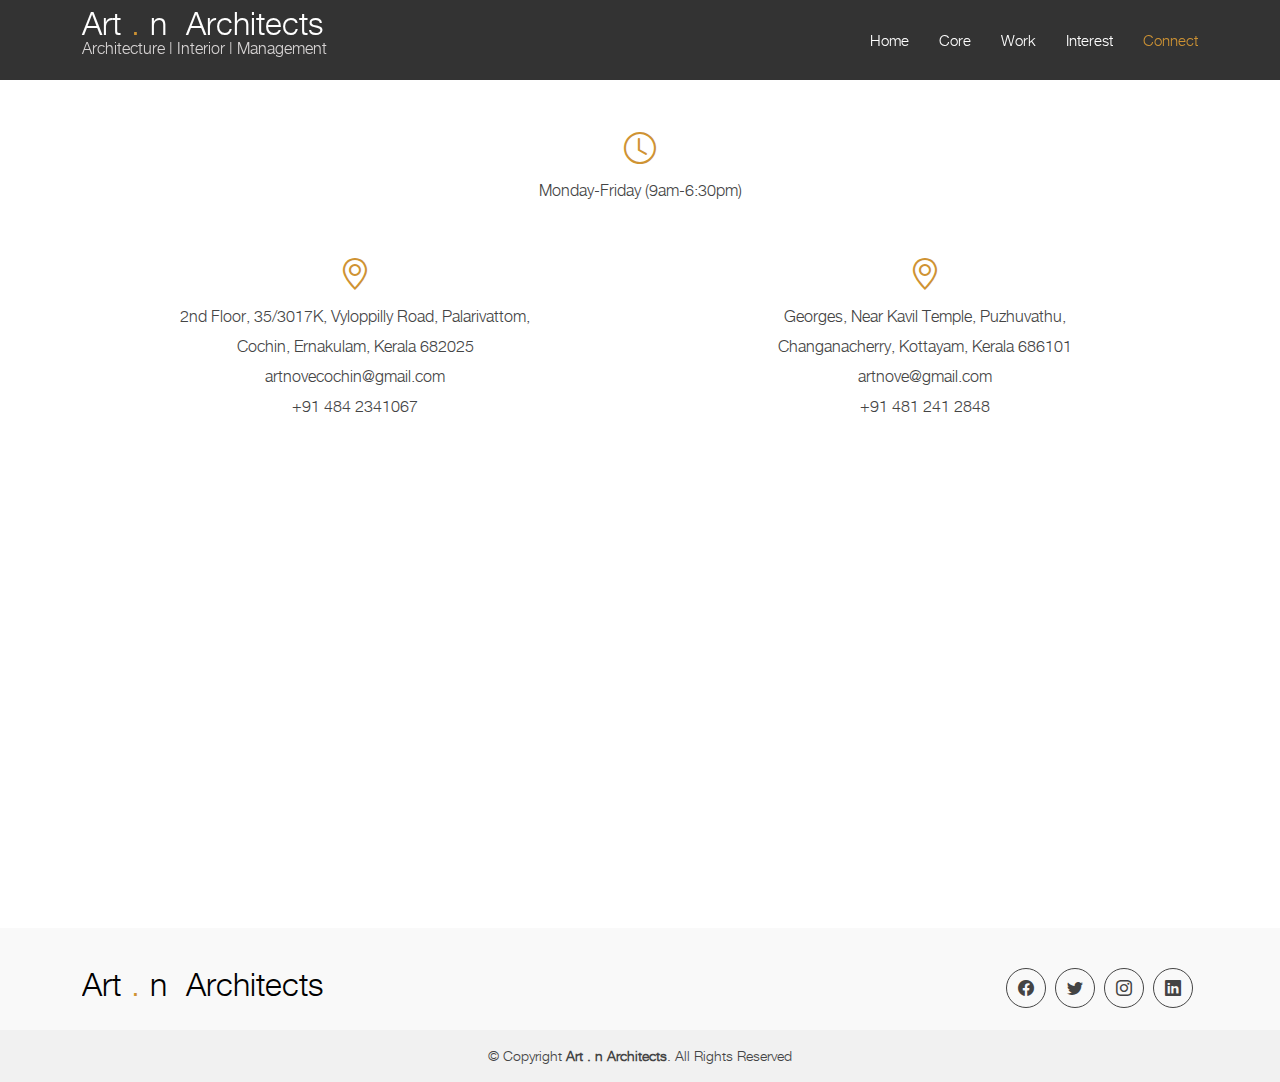
<file: connect.html>
<!DOCTYPE html>
<html lang="en">

<head>
  <meta charset="utf-8">
  <meta content="width=device-width, initial-scale=1.0" name="viewport">

  <title>Art.n.Architects</title>
  <meta content="Art.n.Architects in kochi, kerala is motivated by architectural innovations offering services in architectural plans, interior design, construction and landscape design." name="description">
  <meta content="architects in kochi, Best architects in kochi, top architects in kochi,top 10 architects in kochi,architecture construction in kochi" name="keywords">

  <!-- Favicons -->
  <link href="assets/img/favicon.png" rel="icon">
  <link href="assets/img/apple-touch-icon.png" rel="apple-touch-icon">

  
  <!-- Vendor CSS Files -->
  <link href="assets/vendor/animate.css/animate.min.css" rel="stylesheet">
  <link href="assets/vendor/bootstrap/css/bootstrap.min.css" rel="stylesheet">
  <link href="assets/vendor/bootstrap-icons/bootstrap-icons.css" rel="stylesheet">
  <link href="assets/vendor/boxicons/css/boxicons.min.css" rel="stylesheet">
  <link href="assets/vendor/glightbox/css/glightbox.min.css" rel="stylesheet">
  <link href="assets/vendor/swiper/swiper-bundle.min.css" rel="stylesheet">

  <!-- Template Main CSS File -->
  <link href="assets/css/style.css" rel="stylesheet">
</head>

<body>

  <!-- ======= Header ======= -->
  <header id="header" class="fixed-top d-flex align-items-center">
    <div class="container d-flex justify-content-between">

      <div class="logo">
        <h1><a href="index.html">Art<span class="logodot">.</span>n  <span class="logoend">Architects</span></a></h1>
        <h6 class="logo-tagline">Architecture | Interior | Management</h6>       
      </div>

      <nav id="navbar" class="navbar">
        <ul>
          <li><a class="nav-link scrollto " href="index.html">Home</a></li>
          <!-- <li><a class="nav-link scrollto" href="#">Journey</a></li> -->
           <li><a class="nav-link scrollto" href="core.html">Core</a></li>
           <li><a class="nav-link scrollto" href="work.html">Work</a></li>
           <li><a class="nav-link scrollto" href="interest.html">Interest</a></li>
           <!-- <li><a class="nav-link scrollto" href="#">Events</a></li>          -->
          <li><a class="nav-link scrollto active" href="connect.html">Connect</a></li>
        </ul>
        <i class="bi bi-list mobile-nav-toggle"></i>
      </nav><!-- .navbar -->

    </div>
  </header><!-- End Header -->

   <main id="main">
    <!-- ======= Contact Section ======= -->
    <div id="contact" class="contact-area">
      <div class="contact-inner area-padding">
        <div class="contact-overly"></div>
        <div class="container ">
          <div class="row justify-content-center">
            <!-- Start contact icon column -->
            <div class="col-md-6">
              <div class="contact-icon text-center">
                <div class="single-icon">
                  <i class="bi bi-clock"></i>
                  <p>
                  
                    <span>Monday-Friday (9am-6:30pm)</span><br/>
                    
                  </p>
                </div>
              </div>
            </div>
      
       
        
          </div>
          <div class="row">

            <!-- Start Google Map -->
            <div class="col-md-6">
              <div class="contact-icon text-center">
                <div class="single-icon">
                  <i class="bi bi-geo-alt"></i>
                  <p>
                    2nd Floor, 35/3017K, Vyloppilly Road, Palarivattom,<br/>
Cochin, Ernakulam, Kerala 682025<br/>
artnovecochin@gmail.com<br/>
 +91 484 2341067<br/>
                  </p>
                 
                </div>
              </div>
              <!-- Start Map -->
              
              <iframe src="https://www.google.com/maps/embed?pb=!1m18!1m12!1m3!1d3929.274178503927!2d76.30618971479417!3d9.994195892855153!2m3!1f0!2f0!3f0!3m2!1i1024!2i768!4f13.1!3m3!1m2!1s0x3b080d3949d90e6f%3A0x6eb491463ea2d5fb!2sArt%20Nouveau%20Architects!5e0!3m2!1sen!2sin!4v1637895920796!5m2!1sen!2sin" width="100%" height="380" style="border:0;" allowfullscreen="" loading="lazy"></iframe>
              <!-- End Map -->
            </div>
            <!-- End Google Map -->

            <!-- Start  contact -->
            <div class="col-md-6">
              <div class="contact-icon text-center">
                <div class="single-icon">
                  <i class="bi bi-geo-alt"></i>
                
                  <p>Georges, Near Kavil Temple, Puzhuvathu,<br/> Changanacherry, Kottayam, Kerala 686101<br/>
artnove@gmail.com<br/>
+91 481 241 2848</p>
                </div>
              </div>
              
				<iframe src="https://www.google.com/maps/embed?pb=!1m18!1m12!1m3!1d3935.7604188306373!2d76.53272941478974!3d9.44239659323477!2m3!1f0!2f0!3f0!3m2!1i1024!2i768!4f13.1!3m3!1m2!1s0x0%3A0xb3445813e70f8f30!2zOcKwMjYnMzIuNiJOIDc2wrAzMicwNS43IkU!5e0!3m2!1sen!2sin!4v1645783760359!5m2!1sen!2sin" width="100%" height="380" style="border:0;" allowfullscreen="" loading="lazy"></iframe>
            </div>
            <!-- End Left contact -->
          </div>
        </div>
      </div>
    </div><!-- End Contact Section -->

  </main><!-- End #main -->

   <!-- ======= Footer ======= -->
   <footer>
    <div class="footer-area">
      <div class="container">
        <div class="row">
          <div class="col-md-4">
            <div class="footer-content">
              <div class="footer-head">
                <div class="footer-logo">
                 <div class="logo black">
                  <h1><a href="index.html">Art<span class="logodot">.</span>n  <span class="logoend">Architects</span></a></h1>            
                </div>
                </div>       
                
              </div>
            </div>
          </div>
          <!-- end single footer -->
          <div class="col-md-4">
        
          </div>
          <!-- end single footer -->
          <div class="col-md-4 text-end">
            <div class="footer-icons">
              <ul>
                <li>
                  <a href="#"><i class="bi bi-facebook"></i></a>
                </li>
                <li>
                  <a href="#"><i class="bi bi-twitter"></i></a>
                </li>
                <li>
                  <a href="#"><i class="bi bi-instagram"></i></a>
                </li>
                <li>
                  <a href="#"><i class="bi bi-linkedin"></i></a>
                </li>
              </ul>
            </div>
          </div>
        </div>
      </div>
    </div>
    <div class="footer-area-bottom">
      <div class="container">
        <div class="row">
          <div class="col-md-12 col-sm-12 col-xs-12">
            <div class="copyright text-center">
              <p>
                &copy; Copyright <strong>Art . n  Architects</strong>. All Rights Reserved
              </p>
            </div>
           
          </div>
        </div>
      </div>
    </div>
  </footer><!-- End  Footer -->

  <div id="preloader"></div>
  <a href="#" class="back-to-top d-flex align-items-center justify-content-center"><i class="bi bi-arrow-up-short"></i></a>

  <!-- Vendor JS Files -->
  <script src="assets/vendor/bootstrap/js/bootstrap.bundle.min.js"></script>
  <script src="assets/vendor/glightbox/js/glightbox.min.js"></script>
  <script src="assets/vendor/isotope-layout/isotope.pkgd.min.js"></script>
  <script src="assets/vendor/swiper/swiper-bundle.min.js"></script>
  <script src="assets/vendor/php-email-form/validate.js"></script>

  <!-- Template Main JS File -->
  <script src="assets/js/main.js"></script>

</body>

</html>
</file>
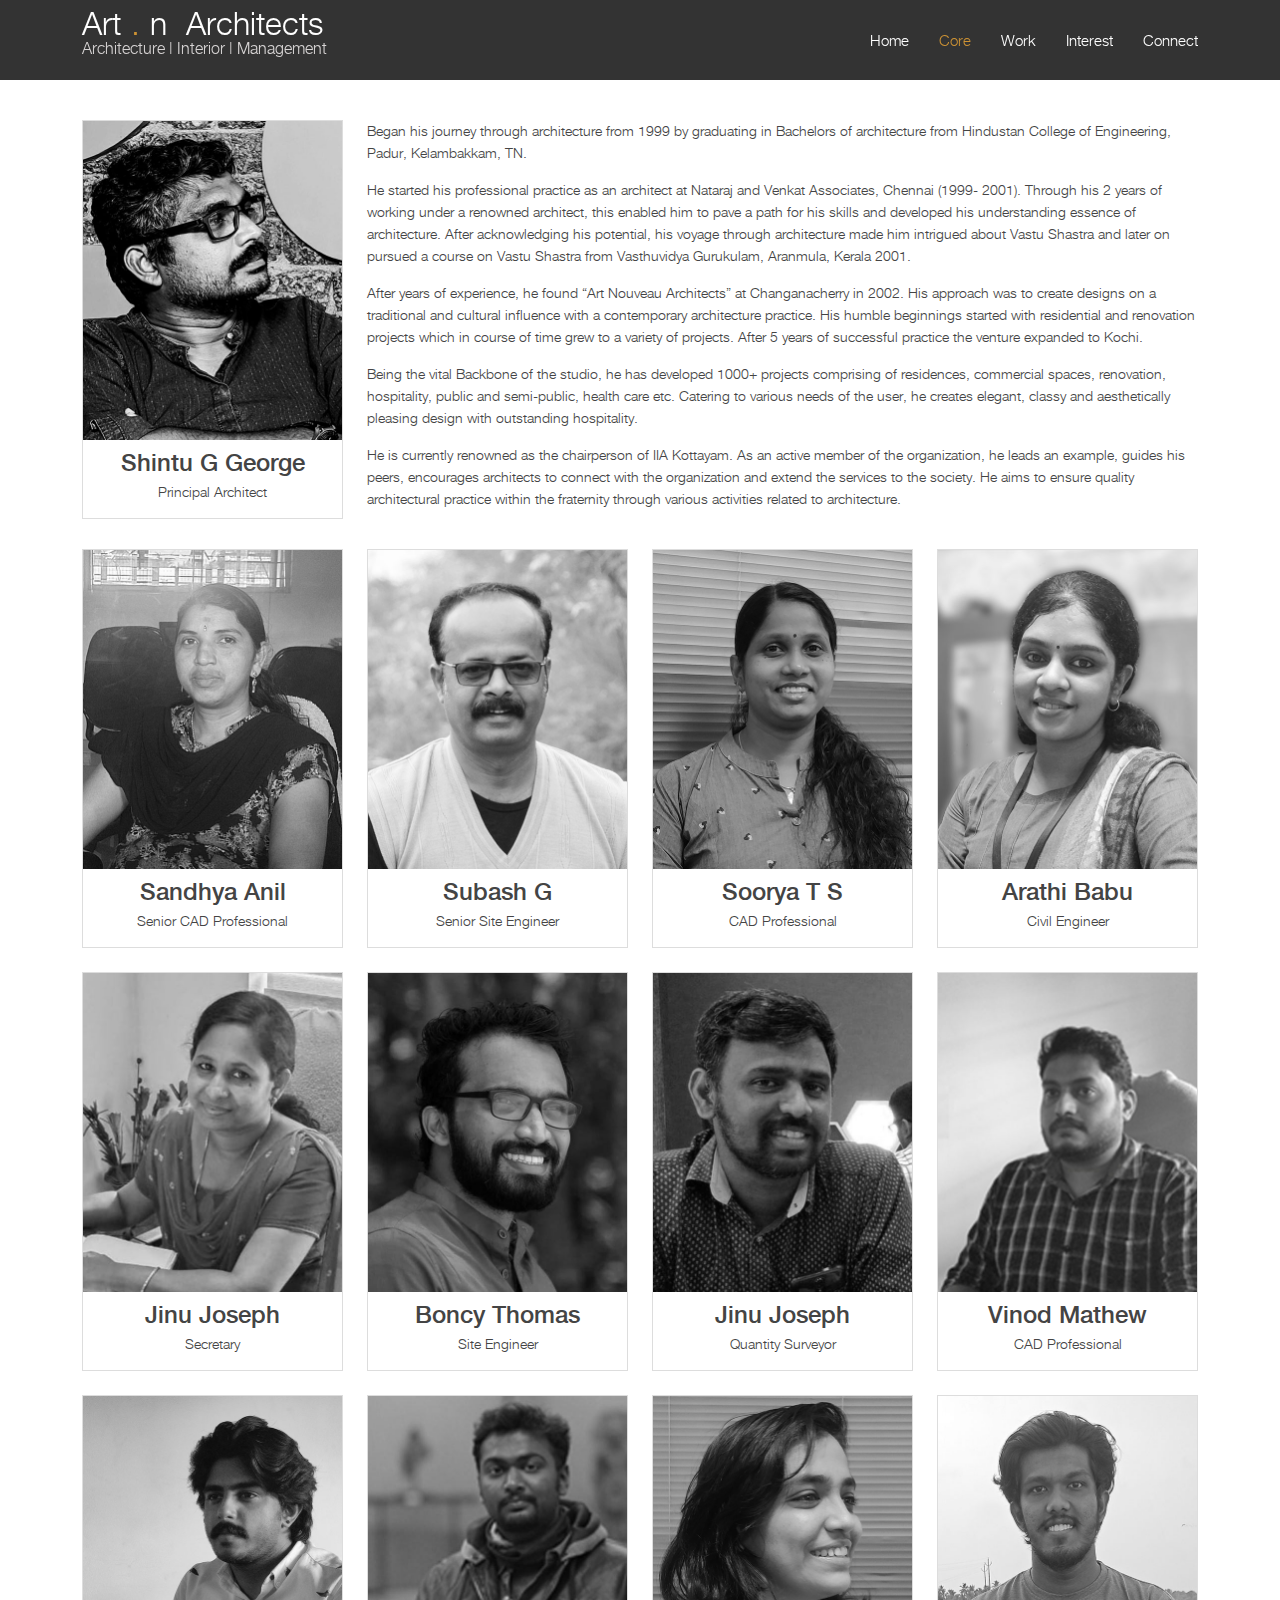
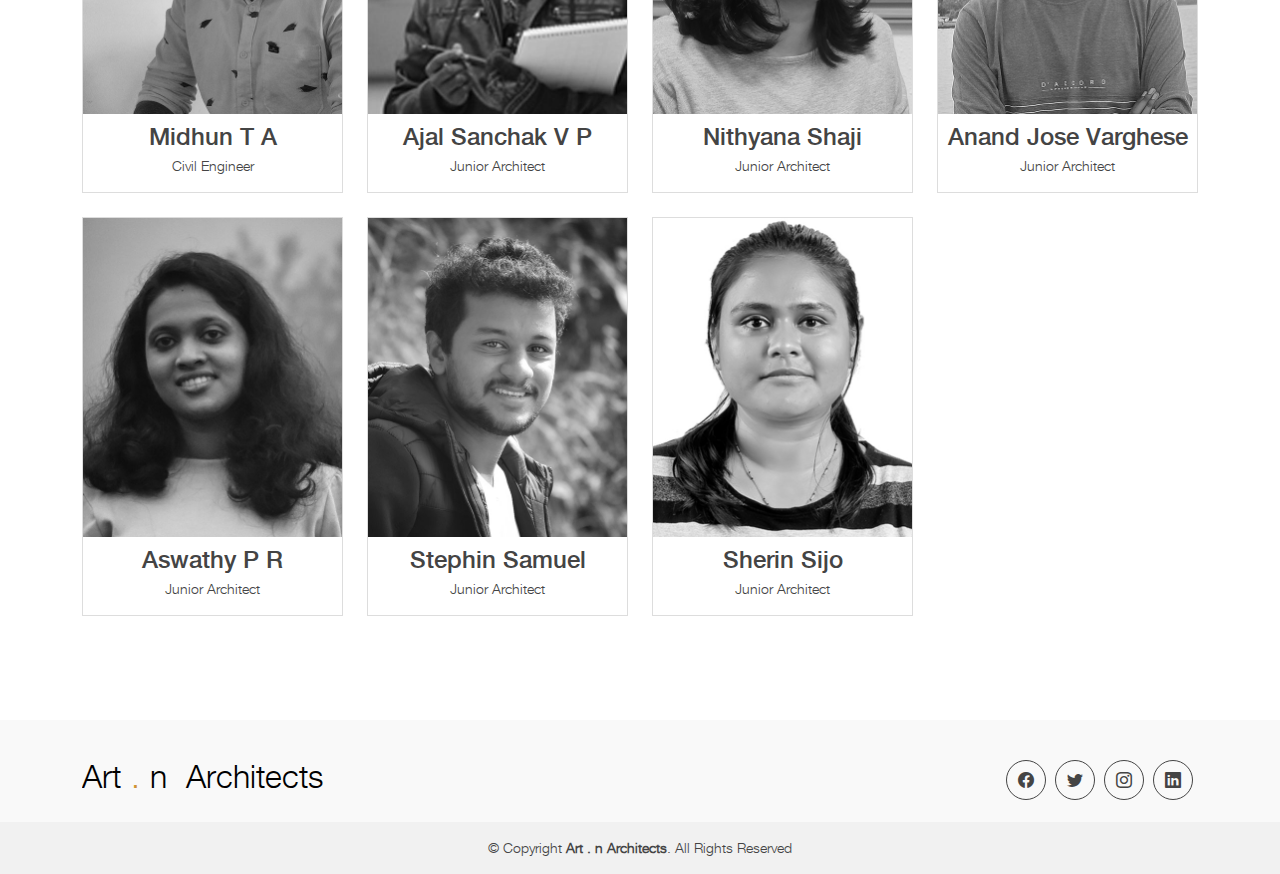
<file: core.html>
<!DOCTYPE html>
<html lang="en">

<head>
  <meta charset="utf-8">
  <meta content="width=device-width, initial-scale=1.0" name="viewport">

  <title>Art.n.Architects</title>
  <meta content="Art.n.Architects in kochi, kerala is motivated by architectural innovations offering services in architectural plans, interior design, construction and landscape design." name="description">
  <meta content="architects in kochi, Best architects in kochi, top architects in kochi,top 10 architects in kochi,architecture construction in kochi" name="keywords">

  <!-- Favicons -->
  <link href="assets/img/favicon.png" rel="icon">
  <link href="assets/img/apple-touch-icon.png" rel="apple-touch-icon">


  <!-- Vendor CSS Files -->
  <link href="assets/vendor/animate.css/animate.min.css" rel="stylesheet">
  <link href="assets/vendor/bootstrap/css/bootstrap.min.css" rel="stylesheet">
  <link href="assets/vendor/bootstrap-icons/bootstrap-icons.css" rel="stylesheet">
  <link href="assets/vendor/boxicons/css/boxicons.min.css" rel="stylesheet">
  <link href="assets/vendor/glightbox/css/glightbox.min.css" rel="stylesheet">
  <link href="assets/vendor/swiper/swiper-bundle.min.css" rel="stylesheet">

  <!-- Template Main CSS File -->
  <link href="assets/css/style.css" rel="stylesheet">

</head>

<body>

  <!-- ======= Header ======= -->
  <header id="header" class="fixed-top d-flex align-items-center">
    <div class="container d-flex justify-content-between">

      <div class="logo">
        <h1><a href="index.html">Art<span class="logodot">.</span>n  <span class="logoend">Architects</span></a></h1>
        <h6 class="logo-tagline">Architecture | Interior | Management</h6>       
      </div>

      <nav id="navbar" class="navbar">
        <ul>
          <li><a class="nav-link scrollto " href="index.html">Home</a></li>
          <!-- <li><a class="nav-link scrollto" href="#">Journey</a></li> -->
          <li><a class="nav-link scrollto active" href="core.html">Core</a></li>
          <li><a class="nav-link scrollto" href="work.html">Work</a></li>
          <li><a class="nav-link scrollto" href="interest.html">Interest</a></li>
          <!-- <li><a class="nav-link scrollto" href="#">Events</a></li>          -->
         <li><a class="nav-link scrollto" href="connect.html">Connect</a></li>
        </ul>
        <i class="bi bi-list mobile-nav-toggle"></i>
      </nav><!-- .navbar -->

    </div>
  </header><!-- End Header -->

  <main id="main">

   
    <!-- ======= Team Page ======= -->
    <div class="blog-page area-padding">
      <div class="container">
        <div class="row mb-4">
          <div class="col-md-3 col-sm-3 col-xs-12">
            <div class="single-team-member">
              <div class="team-img">
                <a href="#">
                  <img src="assets/img/team/sgg.jpg" alt="">
                </a>
                <div class="team-social-icon text-center">
                 
                </div>
              </div>
              <div class="team-content text-center">
                <h4>Shintu G George</h4>
                <p>Principal Architect</p>
              </div>
            </div>
          </div>
          <div class="col-md-9 col-sm-9">
            <p>Began his journey through architecture from 1999 by graduating in Bachelors of architecture from Hindustan College of Engineering, Padur, Kelambakkam, TN. </p>
<p>He started his professional practice as an architect at Nataraj and Venkat Associates, Chennai (1999- 2001). Through his 2 years of working under a renowned architect, this enabled him to pave a path for his skills and developed his understanding essence of architecture. After acknowledging his potential, his voyage through architecture made him intrigued about Vastu Shastra and later on pursued a course on Vastu Shastra from Vasthuvidya Gurukulam, Aranmula, Kerala 2001.</p>
<p>After years of experience, he found “Art Nouveau Architects” at Changanacherry in 2002. His approach was to create designs on a traditional and cultural influence with a contemporary architecture practice. His humble beginnings started with residential and renovation projects which in course of time grew to a variety of projects. After 5 years of successful practice the venture expanded to Kochi.</p>
<p>Being the vital Backbone of the studio, he has developed 1000+ projects comprising of residences, commercial spaces, renovation, hospitality, public and semi-public, health care etc. Catering to various needs of the user, he creates elegant, classy and aesthetically pleasing design with outstanding hospitality. </p>
<p>He is currently renowned as the chairperson of IIA Kottayam. As an active member of the organization, he leads an example, guides his peers, encourages architects to connect with the organization and extend the services to the society.  He aims to ensure quality architectural practice within the fraternity through various activities related to architecture.
</p>
          </div>
        </div>
          <!-- End column -->
        <div class="row mb-4">
          <div class="col-md-3 col-sm-3 col-xs-12">
            <div class="single-team-member">
              <div class="team-img">
                <a href="#">
                  <img src="assets/img/team/sandhya.jpg" alt="">
                </a>
                <div class="team-social-icon text-center">
                  Mrs. Sandhya is the most senior member in our studio since 2006.She heads the department that handles the technical and architectural detail. Her team handles large scale project ranging from commercial to healthcare. She is known for her efficient and professional attitude with a strategic method to provide guidelines to her co-workers and piers
                </div>
              </div>
              <div class="team-content text-center">
                <h4>Sandhya Anil</h4>
                <p>Senior CAD Professional</p>
              </div>
            </div>
          </div>
          <!-- End column -->
          <div class="col-md-3 col-sm-3 col-xs-12">
            <div class="single-team-member">
              <div class="team-img">
                <a href="#">
                  <img src="assets/img/team/subash.jpg" alt="">
                </a>
                <div class="team-social-icon text-center">
                  Mr. Subash joined Art.n architects in 2008 after a solid experience in the construction field. As a senior Site Engineer, he structures and schedules the project based on the scale and typology of the project. Subash is a vital part of a site management team and is essential to ensuring a project gets completed successfully and on time. He manages both live construction sites and coordinates with contractors, construction workers.
                </div>
              </div>
              <div class="team-content text-center">
                <h4>Subash G</h4>
                <p>Senior Site Engineer</p>
              </div>
            </div>
          </div>
          <!-- End column -->
          <div class="col-md-3 col-sm-3 col-xs-12">
            <div class="single-team-member">
              <div class="team-img">
                <a href="#">
                  <img src="assets/img/team/soorya.jpg" alt="">
                </a>
                <div class="team-social-icon text-center">
                  Soorya T.S has been part of the Team, the lady responsible for the smooth running of the studio in Kochi, since 2008. Her modest personality and determined character make her a great team leader. Hiring, training, and evaluating employees, taking corrective action when necessary, and managing the company’s public profile all fall under her responsibilities. Her expertise as a CAD professional in various typologies ranging from residences .hospitality, commercial and public projects is an asset to the studio.
                </div>
              </div>
              <div class="team-content text-center">
                <h4>Soorya T S</h4>
                <p>CAD Professional</p>
              </div>
            </div>
          </div>
          <!-- End column -->
          <div class="col-md-3 col-sm-3 col-xs-12">
            <div class="single-team-member">
              <div class="team-img">
                <a href="#">
                  <img src="assets/img/team/arathi.jpg" alt="">
                </a>
                <div class="team-social-icon text-center">
                  Mrs. Arathi joined Art.n Architects since 2012, with specialization in civil engineering. She is known as a strong team player with a keen observation to details and heads the team that is involved in structure, details and Interior drawings. She is incredibly sharp and notices even minute details which are extremely resourceful. She is meticulous with her work and resource problem quickly.
                </div>
              </div>
              <div class="team-content text-center">
                <h4>Arathi Babu</h4>
                <p>Civil Engineer</p>
              </div>
            </div>
          </div>
          <!-- End column -->
        </div>



        <div class="row mb-4">
          
          <div class="col-md-3 col-sm-3 col-xs-12">
            <div class="single-team-member">
              <div class="team-img">
                <a href="#">
                  <img src="assets/img/team/jinu.jpg" alt="">
                </a>
                <div class="team-social-icon text-center">
                  Mrs Jinu is responsible for the monitoring and managing all the aspects involved in the running of the studio since 2013. She mainly handles the account section and deals with financial settlement with the client. With her years of experience in Art.n architects, Jinu Joseph has become an indispensable part of the team, using her highly effective skills to examine and maintain the project schedules, establish, implement and maintain Integrated Management system for the organization.
                </div>
              </div>
              <div class="team-content text-center">
                <h4>Jinu Joseph</h4>
                <p>Secretary</p>
              </div>
            </div>
          </div>
          <!-- End column -->
          <div class="col-md-3 col-sm-3 col-xs-12">
            <div class="single-team-member">
              <div class="team-img">
                <a href="#">
                  <img src="assets/img/team/boncy.jpg" alt="">
                </a>
                <div class="team-social-icon text-center">
                  Mr Boncy is an integral part of the project team since 2015  and deals with several site related challenges on daily basis, and his efficiency, experience make him an asset to the firm. He has a keen attention to detail and ensures all drawings are delivered in perfection. He heads the projects management team under the ‘Build Nouveau’ consultancy. He handles the client strategically and runs the project smoothly.
                </div>
              </div>
              <div class="team-content text-center">
                <h4>Boncy Thomas</h4>
                <p>Site Engineer</p>
              </div>
            </div>
          </div>
          <!-- End column -->
          <div class="col-md-3 col-sm-3 col-xs-12">
            <div class="single-team-member">
              <div class="team-img">
                <a href="#">
                  <img src="assets/img/team/jinujo.jpg" alt="">
                </a>
                <div class="team-social-icon text-center">
                  Mr.Jinu has been part of Team Art.n architects since 2018. His responsibilities include carrying out coordination within the engineering department as well as between the design and engineering team. Mr. Jinu heads the quantity and quality surveying teams as well, efficiently enforcing the highest standards in order to capably complete the projects.
                </div>
              </div>
              <div class="team-content text-center">
                <h4>Jinu Joseph</h4>
                <p>Quantity Surveyor</p>
              </div>
            </div>
          </div>
          <!-- End column -->
          <div class="col-md-3 col-sm-3 col-xs-12">
            <div class="single-team-member">
              <div class="team-img">
                <a href="#">
                  <img src="assets/img/team/vinodm.jpg" alt="">
                </a>
                <div class="team-social-icon text-center">
                  Mr. Vinod has been the part of our journey from 2020.He joined our office as a diligent CAD Professional. His skills come under expert drafting and flawless drawings. His polite and understanding character gives out the best quality of work process even under stressful circumstances. He has a friendly demeanor that puts others instantly at ease.
                </div>
              </div>
              <div class="team-content text-center">
                <h4>Vinod Mathew</h4>
                <p>CAD Professional</p>
              </div>
            </div>
          </div>
          <!-- End column -->
        </div>





        <div class="row mb-4">
          
          <div class="col-md-3 col-sm-3 col-xs-12">
            <div class="single-team-member">
              <div class="team-img">
                <a href="#">
                  <img src="assets/img/team/midhun.jpg" alt="">
                </a>
                <div class="team-social-icon text-center">
                  Mr. Midhun joined our office in 2020, with a confident and curious personality to learn and practice his technical skills .His understanding attitude helps the team to coordinate with him in handling different types of projects.
                </div>
              </div>
              <div class="team-content text-center">
                <h4>Midhun T A</h4>
                <p>Civil Engineer</p>
              </div>
            </div>
          </div>
          <!-- End column -->
          <div class="col-md-3 col-sm-3 col-xs-12">
            <div class="single-team-member">
              <div class="team-img">
                <a href="#">
                  <img src="assets/img/team/ajal.jpg" alt="">
                </a>
                <div class="team-social-icon text-center">
                  Ar. Ajal Sanchak coordinates communication between the design team, vendors and clients in project types ranging from residences to commercial buildings. Passionate about music and architecture, his core lies in conceptual developments, interior designing and in creating photorealistic renders. He has been practicing since 2021 and uses the knowledge acquired by him to hone designs and its implementation. 
                </div>
              </div>
              <div class="team-content text-center">
                <h4>Ajal Sanchak V P</h4>
                <p>Junior Architect</p>
              </div>
            </div>
          </div>
          <!-- End column -->
          
          <div class="col-md-3 col-sm-3 col-xs-12">
            <div class="single-team-member">
              <div class="team-img">
                <a href="#">
                  <img src="assets/img/team/nithyana.jpg" alt="">
                </a>
                <div class="team-social-icon text-center">
                  Her zeal for design and creativity led her to pursue architecture and explore the ability to transform spaces into experience through meaningful designs. Her core area of expertise is 3-D visualization and interior designing. She is a free-spirited soul who believes improvement in learning from the actions of people, matter and the nature around her and has been practicing architecture from 2021.
                </div>
              </div>
              <div class="team-content text-center">
                <h4>Nithyana Shaji</h4>
                <p>Junior Architect</p>
              </div>
            </div>
          </div>
          <!-- End column -->

          
          <div class="col-md-3 col-sm-3 col-xs-12">
            <div class="single-team-member">
              <div class="team-img">
                <a href="#">
                  <img src="assets/img/team/anandh.jpg" alt="">
                </a>
                <div class="team-social-icon text-center">
                  Joined the firm in November 2021, Anand is Self Driven/motivated and passionate. He is  a strong believer in teamwork by contributing his knowledge and skills.He sees every new project as an opportunity to meet and learn something new and impart his skills to the team.
                </div>
              </div>
              <div class="team-content text-center">
                <h4>Anand Jose Varghese</h4>
                <p>Junior Architect</p>
              </div>
            </div>
          </div>
          <!-- End column -->
          
       
        </div>




        <div class="row mb-4">
          <div class="col-md-3 col-sm-3 col-xs-12">
            <div class="single-team-member">
              <div class="team-img">
                <a href="#">
                  <img src="assets/img/team/ashwathy.jpg" alt="">
                </a>
                <div class="team-social-icon text-center">
                  Her innate passion for art and architecture gave way to this budding architect.Designing and detailing being her field of expertise,she plans and visualises the subject to bring out functional spaces.
                </div>
              </div>
              <div class="team-content text-center">
                <h4>Aswathy P R</h4>
                <p>Junior Architect</p>
              </div>
            </div>
          </div>
          <!-- End column -->
          <div class="col-md-3 col-sm-3 col-xs-12">
            <div class="single-team-member">
              <div class="team-img">
                <a href="#">
                  <img src="assets/img/team/stephin.jpg" alt="">
                </a>
                <div class="team-social-icon text-center">
                 
                </div>
              </div>
              <div class="team-content text-center">
                <h4>Stephin Samuel</h4>
                <p>Junior Architect</p>
              </div>
            </div>
          </div>
          <!-- End column -->
          <div class="col-md-3 col-sm-3 col-xs-12">
            <div class="single-team-member">
              <div class="team-img">
                <a href="#">
                  <img src="assets/img/team/sherin.jpg" alt="">
                </a>
                <div class="team-social-icon text-center">
                 
                </div>
              </div>
              <div class="team-content text-center">
                <h4>Sherin Sijo</h4>
                <p>Junior Architect</p>
              </div>
            </div>
          </div>
          <!-- End column -->
       
        </div>
       
      </div>
    </div><!-- End Blog Page -->

  </main><!-- End #main -->

   <!-- ======= Footer ======= -->
   <footer>
    <div class="footer-area">
      <div class="container">
        <div class="row">
          <div class="col-md-4">
            <div class="footer-content">
              <div class="footer-head">
                <div class="footer-logo">
                 <div class="logo black">
                  <h1><a href="index.html">Art<span class="logodot">.</span>n  <span class="logoend">Architects</span></a></h1>            
                </div>
                </div>       
                
              </div>
            </div>
          </div>
          <!-- end single footer -->
          <div class="col-md-4">
        
          </div>
          <!-- end single footer -->
          <div class="col-md-4 text-end">
            <div class="footer-icons">
              <ul>
                <li>
                  <a href="#"><i class="bi bi-facebook"></i></a>
                </li>
                <li>
                  <a href="#"><i class="bi bi-twitter"></i></a>
                </li>
                <li>
                  <a href="#"><i class="bi bi-instagram"></i></a>
                </li>
                <li>
                  <a href="#"><i class="bi bi-linkedin"></i></a>
                </li>
              </ul>
            </div>
          </div>
        </div>
      </div>
    </div>
    <div class="footer-area-bottom">
      <div class="container">
        <div class="row">
          <div class="col-md-12 col-sm-12 col-xs-12">
            <div class="copyright text-center">
              <p>
                &copy; Copyright <strong>Art . n  Architects</strong>. All Rights Reserved
              </p>
            </div>
           
          </div>
        </div>
      </div>
    </div>
  </footer><!-- End  Footer -->

  <div id="preloader"></div>
  <a href="#" class="back-to-top d-flex align-items-center justify-content-center"><i class="bi bi-arrow-up-short"></i></a>

  <!-- Vendor JS Files -->
  <script src="assets/vendor/bootstrap/js/bootstrap.bundle.min.js"></script>
  <script src="assets/vendor/glightbox/js/glightbox.min.js"></script>
  <script src="assets/vendor/isotope-layout/isotope.pkgd.min.js"></script>
  <script src="assets/vendor/swiper/swiper-bundle.min.js"></script>
  <script src="assets/vendor/php-email-form/validate.js"></script>

  <!-- Template Main JS File -->
  <script src="assets/js/main.js"></script>

</body>

</html>
</file>
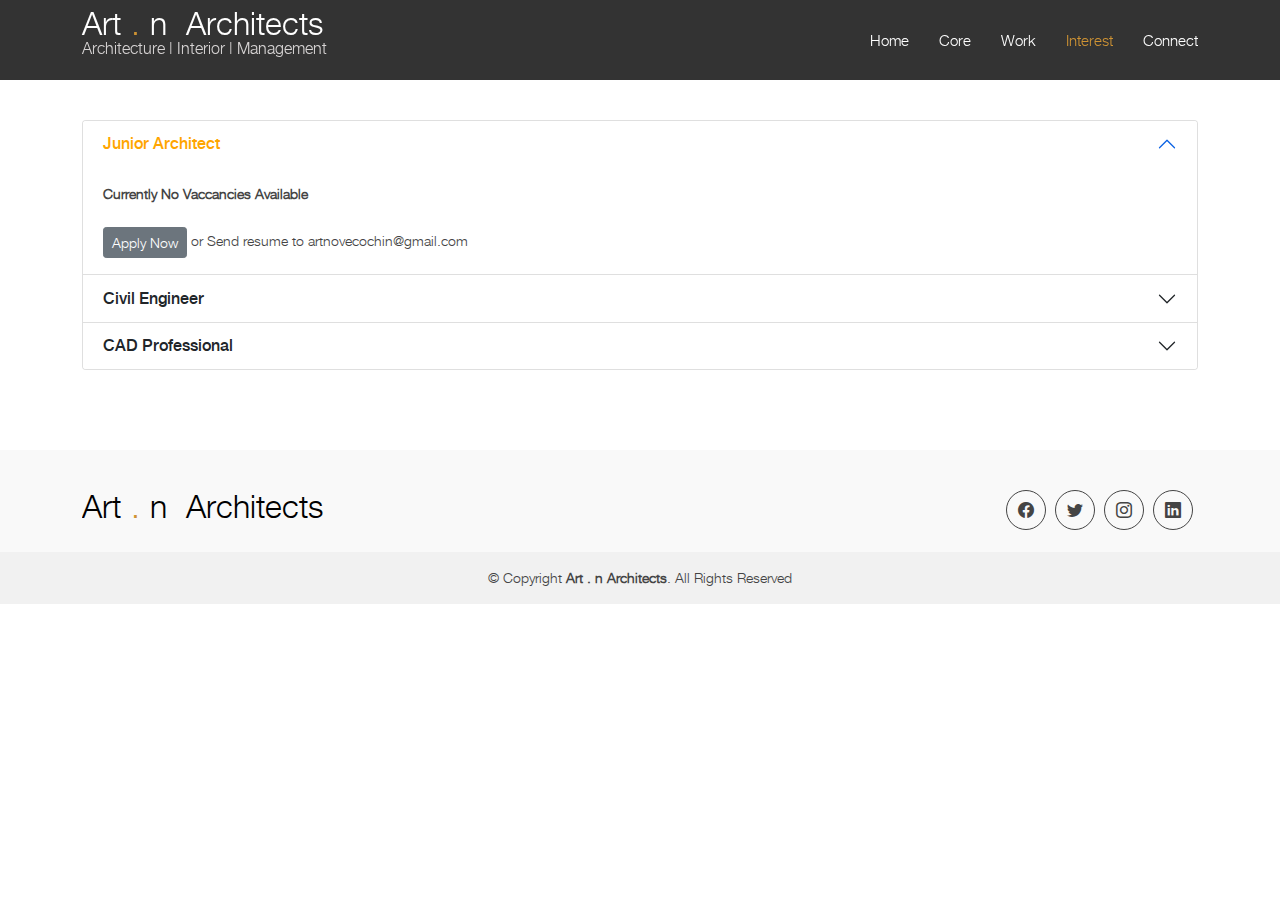
<file: interest.html>
<!DOCTYPE html>
<html lang="en">

<head>
  <meta charset="utf-8">
  <meta content="width=device-width, initial-scale=1.0" name="viewport">

  <title>Art.n.Architects</title>
  <meta content="Art.n.Architects in kochi, kerala is motivated by architectural innovations offering services in architectural plans, interior design, construction and landscape design." name="description">
  <meta content="architects in kochi, Best architects in kochi, top architects in kochi,top 10 architects in kochi,architecture construction in kochi" name="keywords">

  <!-- Favicons -->
  <link href="assets/img/favicon.png" rel="icon">
  <link href="assets/img/apple-touch-icon.png" rel="apple-touch-icon">

  
  <!-- Vendor CSS Files -->
  <link href="assets/vendor/animate.css/animate.min.css" rel="stylesheet">
  <link href="assets/vendor/bootstrap/css/bootstrap.min.css" rel="stylesheet">
  <link href="assets/vendor/bootstrap-icons/bootstrap-icons.css" rel="stylesheet">
  <link href="assets/vendor/boxicons/css/boxicons.min.css" rel="stylesheet">
  <link href="assets/vendor/glightbox/css/glightbox.min.css" rel="stylesheet">
  <link href="assets/vendor/swiper/swiper-bundle.min.css" rel="stylesheet">

  <!-- Template Main CSS File -->
  <link href="assets/css/style.css" rel="stylesheet">
</head>

<body>

  <!-- ======= Header ======= -->
  <header id="header" class="fixed-top d-flex align-items-center">
    <div class="container d-flex justify-content-between">

      <div class="logo">
        <h1><a href="index.html">Art<span class="logodot">.</span>n  <span class="logoend">Architects</span></a></h1>
        <h6 class="logo-tagline">Architecture | Interior | Management</h6>       
      </div>

      <nav id="navbar" class="navbar">
        <ul>
          <li><a class="nav-link scrollto " href="index.html">Home</a></li>
          <!-- <li><a class="nav-link scrollto" href="#">Journey</a></li> -->
          <li><a class="nav-link scrollto " href="core.html">Core</a></li>
          <li><a class="nav-link scrollto " href="work.html">Work</a></li>
          <li><a class="nav-link scrollto active" href="interest.html">Interest</a></li>
          <!-- <li><a class="nav-link scrollto" href="#">Events</a></li>          -->
         <li><a class="nav-link scrollto" href="connect.html">Connect</a></li>
        </ul>
        <i class="bi bi-list mobile-nav-toggle"></i>
      </nav><!-- .navbar -->

    </div>
  </header><!-- End Header -->


  <main id="main">
 

    <!-- ======= Portfolio Section ======= -->
    <div id="projects" class="portfolio-area area-padding fix">
      <div class="container">    
        <div class="row">
            <div class="col-md-12">
                <div class="accordion" id="joblist">
                    <div class="accordion-item">
                      <h2 class="accordion-header" id="headingOne">
                        <button class="accordion-button" type="button" data-bs-toggle="collapse" data-bs-target="#collapseOne" aria-expanded="true" aria-controls="collapseOne">
                          Junior Architect 
                        </button>
                      </h2>
                      <div id="collapseOne" class="accordion-collapse collapse show" aria-labelledby="headingOne" data-bs-parent="#joblist">
                        <div class="accordion-body">
                           
                           
                            <div><strong>Currently No Vaccancies Available</strong></div><br/>
                            <a class="btn btn-secondary btn-sm" href="mailto:artnovecochin@gmail.com">Apply Now</a> or Send resume to artnovecochin@gmail.com
                        </div>
                      </div>
                    </div>
                    <div class="accordion-item">
                      <h2 class="accordion-header" id="headingTwo">
                        <button class="accordion-button collapsed" type="button" data-bs-toggle="collapse" data-bs-target="#collapseTwo" aria-expanded="false" aria-controls="collapseTwo">
                         Civil Engineer
                        </button>
                      </h2>
                      <div id="collapseTwo" class="accordion-collapse collapse" aria-labelledby="headingTwo" data-bs-parent="#joblist">
                        <div class="accordion-body">
                          
                           
                            <div><strong>Currently No Vaccancies Available</strong></div><br/>
                            <a class="btn btn-secondary btn-sm" href="mailto:artnovecochin@gmail.com">Apply Now</a> or Send resume to artnovecochin@gmail.com
                        </div>
                      </div>
                    </div>
                    <div class="accordion-item">
                      <h2 class="accordion-header" id="headingThree">
                        <button class="accordion-button collapsed" type="button" data-bs-toggle="collapse" data-bs-target="#collapseThree" aria-expanded="false" aria-controls="collapseThree">
                          CAD Professional 
                        </button>
                      </h2>
                      <div id="collapseThree" class="accordion-collapse collapse" aria-labelledby="headingThree" data-bs-parent="#joblist">
                        <div class="accordion-body">                         
                            
                            <div><strong>Currently No Vaccancies Available</strong></div><br/>
                            <a class="btn btn-secondary btn-sm" href="mailto:artnovecochin@gmail.com">Apply Now</a> or Send resume to artnovecochin@gmail.com
                        </div>
                      </div>
                    </div>
                  </div>
            </div>
        </div>
      </div>
    </div><!-- End Portfolio Section -->


  </main><!-- End #main -->

   <!-- ======= Footer ======= -->
   <footer>
    <div class="footer-area">
      <div class="container">
        <div class="row">
          <div class="col-md-4">
            <div class="footer-content">
              <div class="footer-head">
                <div class="footer-logo">
                 <div class="logo black">
                  <h1><a href="index.html">Art<span class="logodot">.</span>n  <span class="logoend">Architects</span></a></h1>            
                </div>
                </div>       
                
              </div>
            </div>
          </div>
          <!-- end single footer -->
          <div class="col-md-4">
        
          </div>
          <!-- end single footer -->
          <div class="col-md-4 text-end">
            <div class="footer-icons">
              <ul>
                <li>
                  <a href="#"><i class="bi bi-facebook"></i></a>
                </li>
                <li>
                  <a href="#"><i class="bi bi-twitter"></i></a>
                </li>
                <li>
                  <a href="#"><i class="bi bi-instagram"></i></a>
                </li>
                <li>
                  <a href="#"><i class="bi bi-linkedin"></i></a>
                </li>
              </ul>
            </div>
          </div>
        </div>
      </div>
    </div>
    <div class="footer-area-bottom">
      <div class="container">
        <div class="row">
          <div class="col-md-12 col-sm-12 col-xs-12">
            <div class="copyright text-center">
              <p>
                &copy; Copyright <strong>Art . n  Architects</strong>. All Rights Reserved
              </p>
            </div>
           
          </div>
        </div>
      </div>
    </div>
  </footer><!-- End  Footer -->

  <div id="preloader"></div>
  <a href="#" class="back-to-top d-flex align-items-center justify-content-center"><i class="bi bi-arrow-up-short"></i></a>

  <!-- Vendor JS Files -->
  <script src="assets/vendor/bootstrap/js/bootstrap.bundle.min.js"></script>
  <script src="assets/vendor/glightbox/js/glightbox.min.js"></script>
  <script src="assets/vendor/isotope-layout/isotope.pkgd.min.js"></script>
  <script src="assets/vendor/swiper/swiper-bundle.min.js"></script>
  <script src="assets/vendor/php-email-form/validate.js"></script>

  <!-- Template Main JS File -->
  <script src="assets/js/main.js"></script>

</body>

</html>
</file>
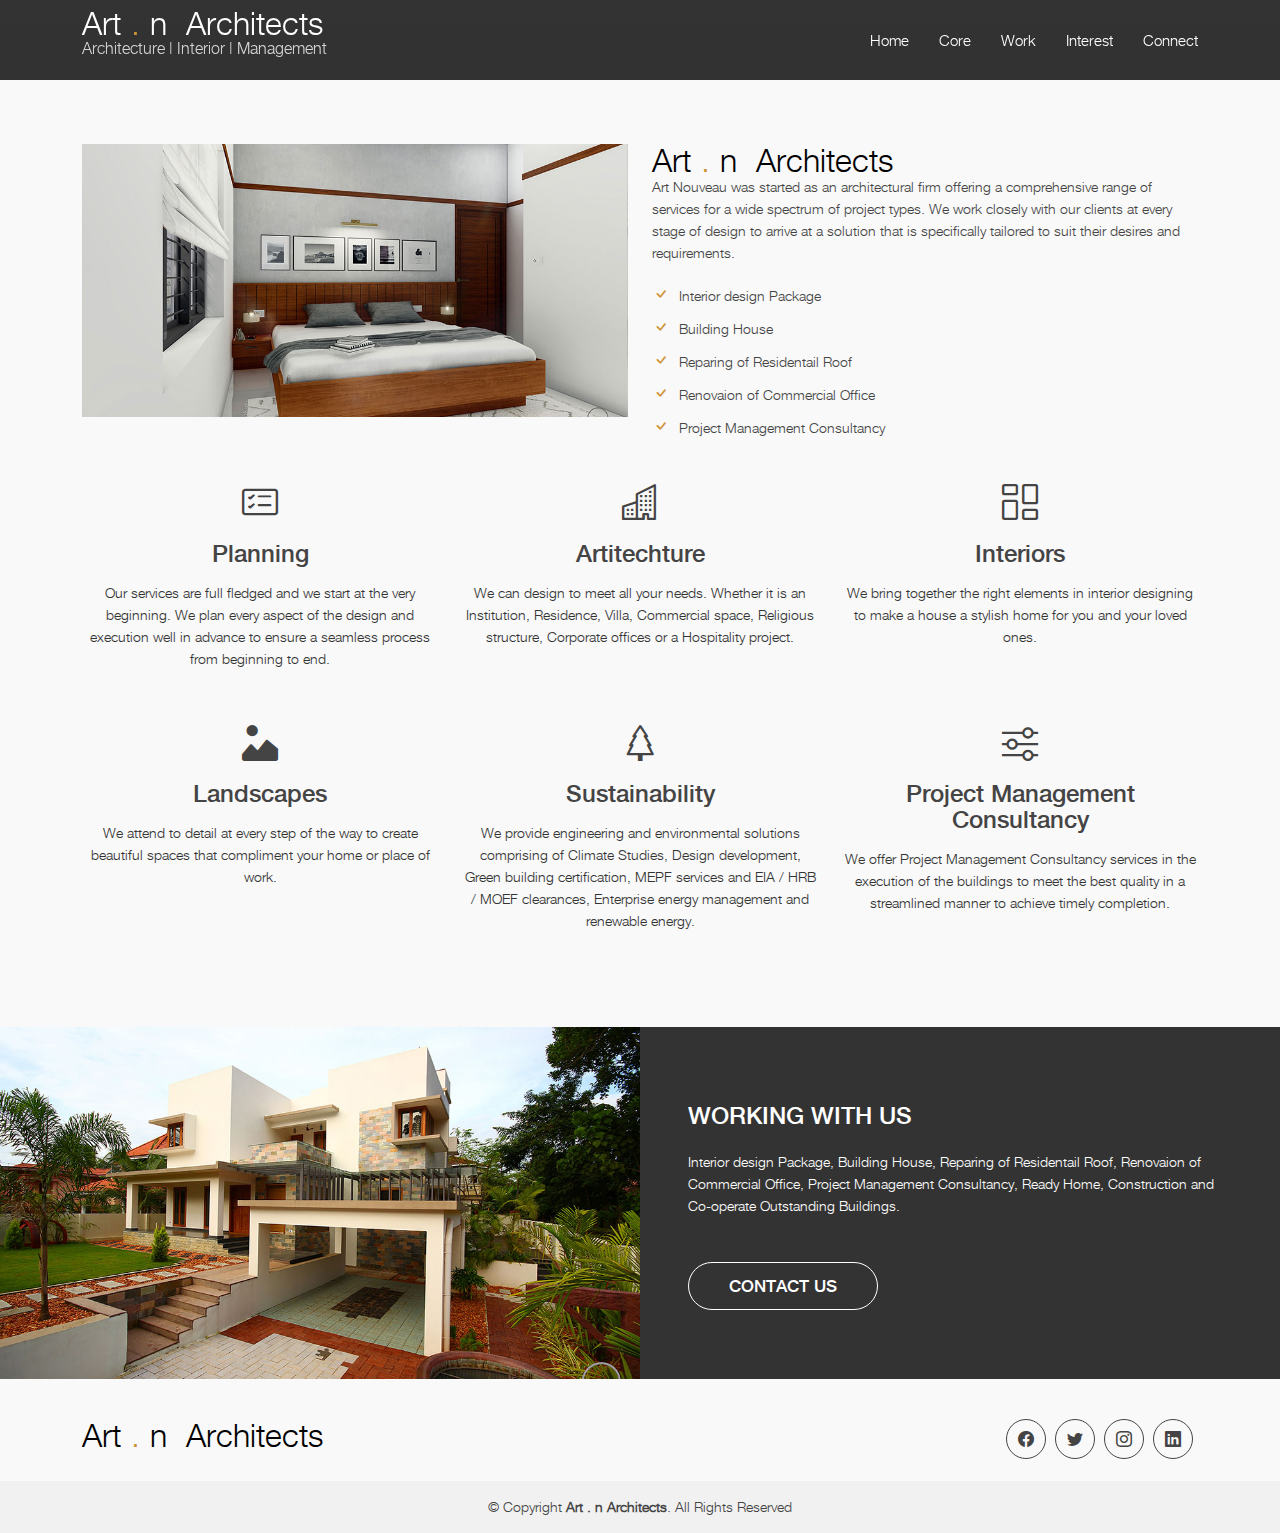
<file: journey.html>
<!DOCTYPE html>
<html lang="en">

<head>
  <meta charset="utf-8">
  <meta content="width=device-width, initial-scale=1.0" name="viewport">

  <title>Art.n.Architects</title>
  <meta content="Art.n.Architects in kochi, kerala is motivated by architectural innovations offering services in architectural plans, interior design, construction and landscape design." name="description">
  <meta content="architects in kochi, Best architects in kochi, top architects in kochi,top 10 architects in kochi,architecture construction in kochi" name="keywords">

  <!-- Favicons -->
  <link href="assets/img/favicon.png" rel="icon">
  <link href="assets/img/apple-touch-icon.png" rel="apple-touch-icon">

  
  <!-- Vendor CSS Files -->
  <link href="assets/vendor/animate.css/animate.min.css" rel="stylesheet">
  <link href="assets/vendor/bootstrap/css/bootstrap.min.css" rel="stylesheet">
  <link href="assets/vendor/bootstrap-icons/bootstrap-icons.css" rel="stylesheet">
  <link href="assets/vendor/boxicons/css/boxicons.min.css" rel="stylesheet">
  <link href="assets/vendor/glightbox/css/glightbox.min.css" rel="stylesheet">
  <link href="assets/vendor/swiper/swiper-bundle.min.css" rel="stylesheet">

  <!-- Template Main CSS File -->
  <link href="assets/css/style.css" rel="stylesheet">
</head>

<body>

  <!-- ======= Header ======= -->
  <header id="header" class="fixed-top d-flex align-items-center">
    <div class="container d-flex justify-content-between">

      <div class="logo">
        <h1><a href="index.html">Art<span class="logodot">.</span>n  <span class="logoend">Architects</span></a></h1>
        <h6 class="logo-tagline">Architecture | Interior | Management</h6>       
      </div>

      <nav id="navbar" class="navbar">
        <ul>
          <li><a class="nav-link scrollto" href="index.html">Home</a></li>
          <!-- <li><a class="nav-link scrollto active" href="#">Journey</a></li> -->
          <li><a class="nav-link scrollto" href="core.html">Core</a></li>
          <li><a class="nav-link scrollto" href="work.html">Work</a></li>
          <li><a class="nav-link scrollto" href="interest.html">Interest</a></li>
          <!-- <li><a class="nav-link scrollto" href="#">Events</a></li>          -->
         <li><a class="nav-link scrollto" href="connect.html">Connect</a></li>
        </ul>
        <i class="bi bi-list mobile-nav-toggle"></i>
      </nav><!-- .navbar -->

    </div>
  </header><!-- End Header -->

  

  <main id="main">

      

    <!-- ======= About Section ======= -->
    <div id="about" class="about-area area-padding mt-4">
      <div class="container">       
        <div class="row">
          <!-- single-well start-->
          <div class="col-md-6 col-sm-6 col-xs-12">
            <div class="well-left">
              <div class="single-well">
                <a href="#">
                  <img src="assets/img/about/1.jpg" alt="">
                </a>
              </div>
            </div>
          </div>
          <!-- single-well end-->
          <div class="col-md-6 col-sm-6 col-xs-12">
            <div class="well-middle">
              <div class="single-well">
                <div class="logo black">
                  <h1><a href="index.html">Art<span class="logodot">.</span>n  <span class="logoend">Architects</span></a></h1>            
                </div>
                <p>
               Art Nouveau was started as an architectural firm offering a comprehensive range of services for a wide spectrum of project types. We work closely with our clients at every stage of design to arrive at a solution that is specifically tailored to suit their desires and requirements.
                </p>
                <ul>
                  <li>
                    <i class="bi bi-check"></i> Interior design Package
                  </li>
                  <li>
                    <i class="bi bi-check"></i> Building House
                  </li>
                  <li>
                    <i class="bi bi-check"></i> Reparing of Residentail Roof
                  </li>
                  <li>
                    <i class="bi bi-check"></i> Renovaion of Commercial Office
                  </li>
                  <li>
                    <i class="bi bi-check"></i> Project Management Consultancy
                  </li>
                </ul>
              </div>
            </div>
          </div>
          <!-- End col-->
        </div>
      </div>
   
      <div class="container">
      
        <div class="row text-center">
          <!-- Start Left services -->
          <div class="col-md-4 col-sm-4 col-xs-12">
            <div class="about-move">
              <div class="services-details">
                <div class="single-services">
                  <a class="services-icon" href="#">
                    <i class="bi bi-card-checklist"></i>
                  </a>
                  <h4>Planning</h4>
                  <p>
                    Our services are full fledged and we start at the very beginning. We plan every aspect of the design and execution well in advance to ensure a seamless process from beginning to end.
                  </p>
                </div>
              </div>
              <!-- end about-details -->
            </div>
          </div>
          <div class="col-md-4 col-sm-4 col-xs-12">
            <div class="about-move">
              <div class="services-details">
                <div class="single-services">
                  <a class="services-icon" href="#">
                    <i class="bi bi-building"></i>
                  </a>
                  <h4>Artitechture</h4>
                  <p>
                    We can design to meet all your needs. Whether it is an Institution, Residence, Villa, Commercial space, Religious structure, Corporate offices or a Hospitality project.
                  </p>
                </div>
              </div>
              <!-- end about-details -->
            </div>
          </div>
          <div class="col-md-4 col-sm-4 col-xs-12">
            <!-- end col-md-4 -->
            <div class=" about-move">
              <div class="services-details">
                <div class="single-services">
                  <a class="services-icon" href="#">
                    <i class="bi bi-columns-gap"></i>
                  </a>
                  <h4>Interiors</h4>
                  <p>
                    We bring together the right elements in interior designing to make a house a stylish home for you and your loved ones.
                  </p>
                </div>
              </div>
              <!-- end about-details -->
            </div>
          </div>
          <div class="col-md-4 col-sm-4 col-xs-12">
            <!-- end col-md-4 -->
            <div class=" about-move">
              <div class="services-details">
                <div class="single-services">
                  <a class="services-icon" href="#">
                    <i class="bi bi-image-alt"></i>
                  </a>
                  <h4>Landscapes </h4>
                  <p>
                    We attend to detail at every step of the way to create beautiful spaces that compliment your home or place of work.
                  </p>
                </div>
              </div>
              <!-- end about-details -->
            </div>
          </div>
          <!-- End Left services -->
          <div class="col-md-4 col-sm-4 col-xs-12">
            <!-- end col-md-4 -->
            <div class=" about-move">
              <div class="services-details">
                <div class="single-services">
                  <a class="services-icon" href="#">
                    <i class="bi bi-tree"></i>
                  </a>
                  <h4>Sustainability</h4>
                  <p>
                    We provide engineering and environmental solutions comprising of Climate Studies, Design development, Green building certification, MEPF services and EIA / HRB / MOEF clearances, Enterprise energy management and renewable energy.
                  </p>
                </div>
              </div>
              <!-- end about-details -->
            </div>
          </div>
          <!-- End Left services -->
          <div class="col-md-4 col-sm-4 col-xs-12">
            <!-- end col-md-4 -->
            <div class=" about-move">
              <div class="services-details">
                <div class="single-services">
                  <a class="services-icon" href="#">
                    <i class="bi bi-sliders"></i>
                  </a>
                  <h4>Project Management Consultancy</h4>
                  <p>
                   We offer Project Management Consultancy services in the execution of the buildings to meet the best quality in a streamlined manner to achieve timely completion.
                  </p>
                </div>
              </div>
              <!-- end about-details -->
            </div>
          </div>
        </div>
      </div>
    </div><!-- End Services Section -->

    

    <!-- ======= Rviews Section ======= -->
    <div class="reviews-area">
      <div class="row g-0">
        <div class="col-lg-6">
          <img src="assets/img/about/2.jpg" alt="" class="img-fluid">
        </div>
        <div class="col-lg-6 work-right-text d-flex align-items-center">
          <div class="px-5 py-5 py-lg-0">
            <h2>working with us</h2>
            <p class="bdparawh"> Interior design Package, Building House, Reparing of Residentail Roof, Renovaion of Commercial Office, Project Management Consultancy, Ready Home, Construction and Co-operate Outstanding Buildings.</p>
            <a href="#contact" class="ready-btn scrollto">Contact us</a>
          </div>
        </div>
      </div>
    </div><!-- End Rviews Section -->

   


  </main><!-- End #main -->

   <!-- ======= Footer ======= -->
   <footer>
    <div class="footer-area">
      <div class="container">
        <div class="row">
          <div class="col-md-4">
            <div class="footer-content">
              <div class="footer-head">
                <div class="footer-logo">
                 <div class="logo black">
                  <h1><a href="index.html">Art<span class="logodot">.</span>n  <span class="logoend">Architects</span></a></h1>            
                </div>
                </div>       
                
              </div>
            </div>
          </div>
          <!-- end single footer -->
          <div class="col-md-4">
        
          </div>
          <!-- end single footer -->
          <div class="col-md-4 text-end">
            <div class="footer-icons">
              <ul>
                <li>
                  <a href="#"><i class="bi bi-facebook"></i></a>
                </li>
                <li>
                  <a href="#"><i class="bi bi-twitter"></i></a>
                </li>
                <li>
                  <a href="#"><i class="bi bi-instagram"></i></a>
                </li>
                <li>
                  <a href="#"><i class="bi bi-linkedin"></i></a>
                </li>
              </ul>
            </div>
          </div>
        </div>
      </div>
    </div>
    <div class="footer-area-bottom">
      <div class="container">
        <div class="row">
          <div class="col-md-12 col-sm-12 col-xs-12">
            <div class="copyright text-center">
              <p>
                &copy; Copyright <strong>Art . n  Architects</strong>. All Rights Reserved
              </p>
            </div>
           
          </div>
        </div>
      </div>
    </div>
  </footer><!-- End  Footer -->

  <div id="preloader"></div>
  <a href="#" class="back-to-top d-flex align-items-center justify-content-center"><i class="bi bi-arrow-up-short"></i></a>

  <!-- Vendor JS Files -->
  <script src="assets/vendor/bootstrap/js/bootstrap.bundle.min.js"></script>
  <script src="assets/vendor/glightbox/js/glightbox.min.js"></script>
  <script src="assets/vendor/isotope-layout/isotope.pkgd.min.js"></script>
  <script src="assets/vendor/swiper/swiper-bundle.min.js"></script>
  <script src="assets/vendor/php-email-form/validate.js"></script>

  <!-- Template Main JS File -->
  <script src="assets/js/main.js"></script>

</body>

</html>
</file>
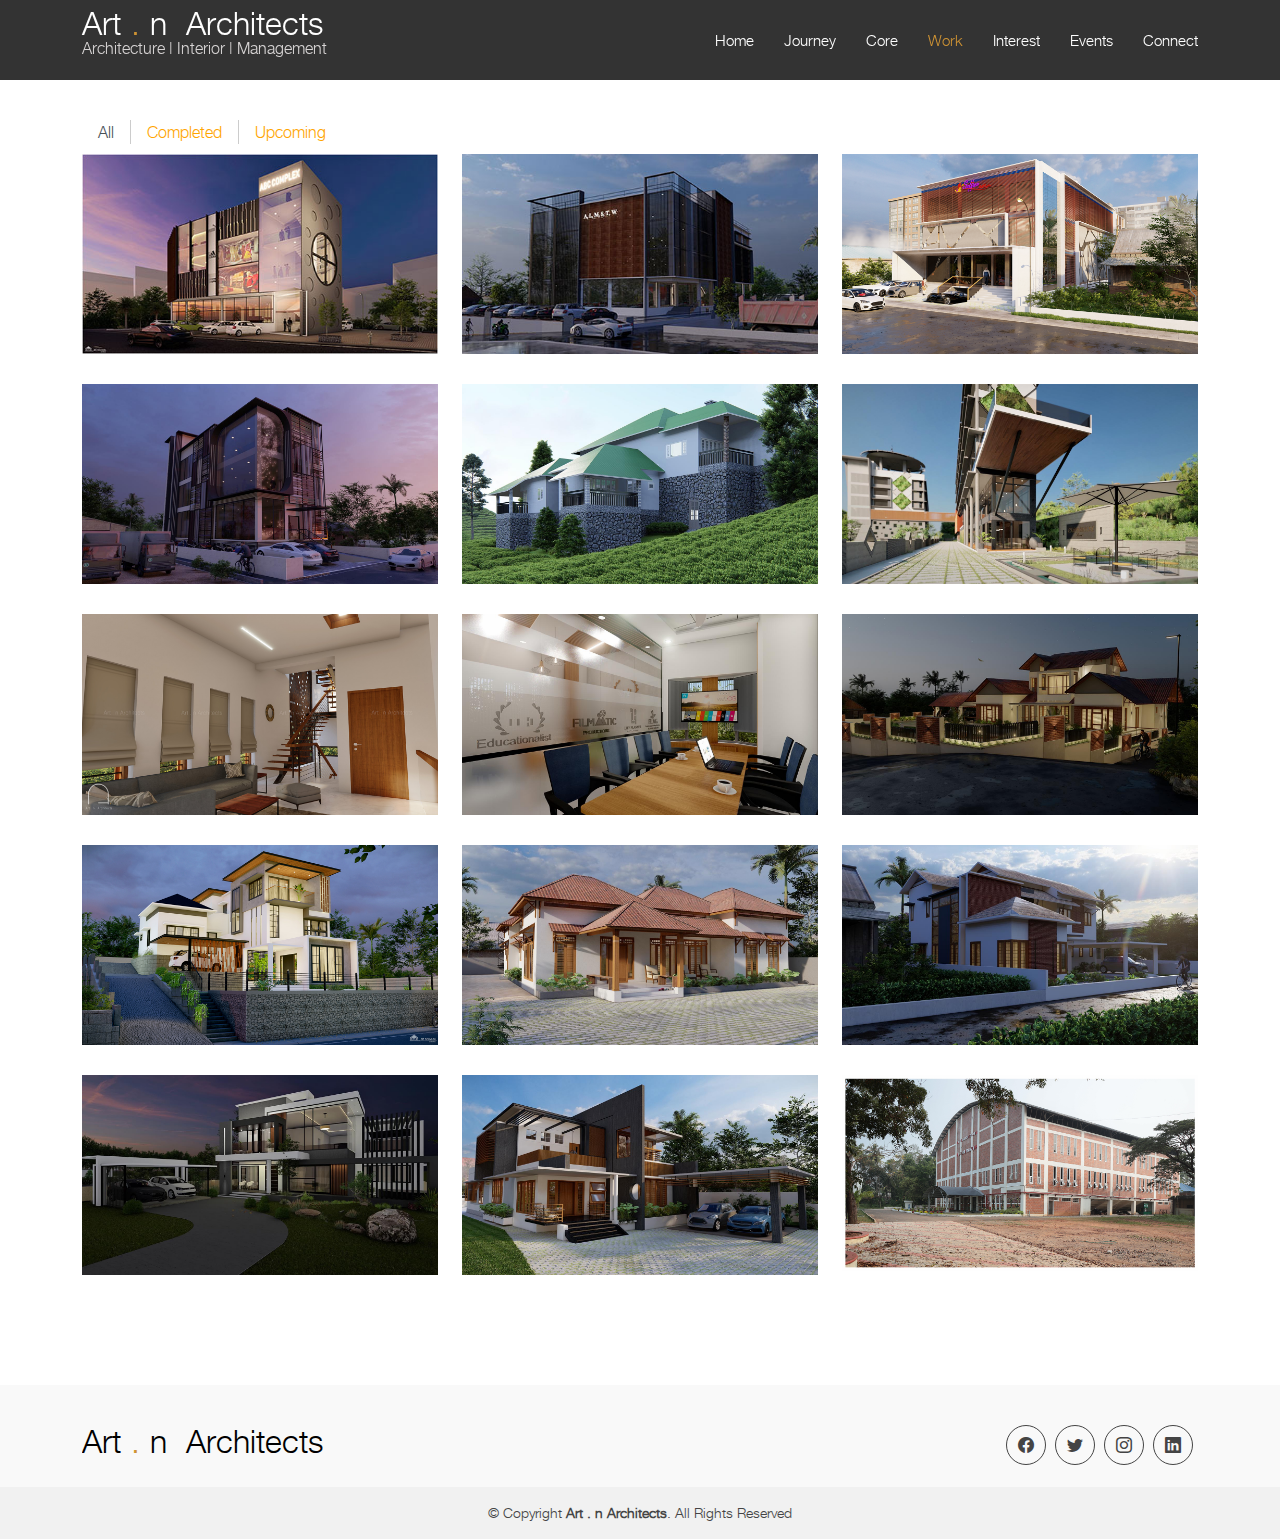
<file: work.html>
<!DOCTYPE html>
<html lang="en">

<head>
  <meta charset="utf-8">
  <meta content="width=device-width, initial-scale=1.0" name="viewport">

  <title>Art.n.Architects</title>
  <meta content="Art.n.Architects in kochi, kerala is motivated by architectural innovations offering services in architectural plans, interior design, construction and landscape design." name="description">
  <meta content="architects in kochi, Best architects in kochi, top architects in kochi,top 10 architects in kochi,architecture construction in kochi" name="keywords">

  <!-- Favicons -->
  <link href="assets/img/favicon.png" rel="icon">
  <link href="assets/img/apple-touch-icon.png" rel="apple-touch-icon">

  
  <!-- Vendor CSS Files -->
  <link href="assets/vendor/animate.css/animate.min.css" rel="stylesheet">
  <link href="assets/vendor/bootstrap/css/bootstrap.min.css" rel="stylesheet">
  <link href="assets/vendor/bootstrap-icons/bootstrap-icons.css" rel="stylesheet">
  <link href="assets/vendor/boxicons/css/boxicons.min.css" rel="stylesheet">
  <link href="assets/vendor/glightbox/css/glightbox.min.css" rel="stylesheet">
  <link href="assets/vendor/swiper/swiper-bundle.min.css" rel="stylesheet">

  <!-- Template Main CSS File -->
  <link href="assets/css/style.css" rel="stylesheet">
</head>

<body>

  <!-- ======= Header ======= -->
  <header id="header" class="fixed-top d-flex align-items-center">
    <div class="container d-flex justify-content-between">

      <div class="logo">
        <h1><a href="index.html">Art<span class="logodot">.</span>n  <span class="logoend">Architects</span></a></h1>
        <h6 class="logo-tagline">Architecture | Interior | Management</h6>       
      </div>

      <nav id="navbar" class="navbar">
        <ul>
          <li><a class="nav-link scrollto " href="index.html">Home</a></li>
          <li><a class="nav-link scrollto" href="#">Journey</a></li>
          <li><a class="nav-link scrollto " href="core.html">Core</a></li>
          <li><a class="nav-link scrollto active" href="work.html">Work</a></li>
          <li><a class="nav-link scrollto" href="interest.html">Interest</a></li>
          <li><a class="nav-link scrollto" href="#">Events</a></li>         
         <li><a class="nav-link scrollto" href="connect.html">Connect</a></li>
        </ul>
        <i class="bi bi-list mobile-nav-toggle"></i>
      </nav><!-- .navbar -->

    </div>
  </header><!-- End Header -->


  <main id="main">
 
    <!-- ======= Portfolio Section ======= -->
    <div id="projects" class="portfolio-area area-padding fix">
      <div class="container">    
        <div class="row">
          <div class="col-md-12">
            <ul class="nav nav-tabs workstabs" id="myTab" role="tablist">
              <li class="nav-item" role="presentation">
                <button class="nav-link active" id="All-tab" data-bs-toggle="tab" data-bs-target="#All" type="button" role="tab" aria-controls="All" aria-selected="true">All</button>
              </li>
				<li class="custborder"></li>
              <li class="nav-item" role="presentation">
                <button class="nav-link" id="Completed-tab" data-bs-toggle="tab" data-bs-target="#Completed" type="button" role="tab" aria-controls="Completed" aria-selected="false">Completed</button>
              </li>
				<li class="custborder"></li>
              <li class="nav-item" role="presentation">
                <button class="nav-link" id="Upcoming-tab" data-bs-toggle="tab" data-bs-target="#Upcoming" type="button" role="tab" aria-controls="Upcoming" aria-selected="false">Upcoming</button>
              </li>
            </ul>
            <div class="tab-content" id="myTabContent">
              <div class="tab-pane fade show active" id="All" role="tabpanel" aria-labelledby="All-tab">
                
                <div class="row awesome-project-content portfolio-container">

                  <!-- portfolio-item start -->
                  <div class="col-md-4 col-sm-4 col-xs-12 portfolio-item filter-res portfolio-item">
                    <div class="single-awesome-project">
                      <div class="awesome-img">
                        <a href="#"><img src="assets/img/portfolio/Upcoming/commercial/Mr. C. A Tony/1s.jpg" alt="" /></a>
                        <div class="add-actions text-center">
                          <div class="project-dec">
                            <a class="portfolio-lightbox" data-title="Commercial complex for Mr. C. A Tony" data-gallery="upcomcommtony" href="assets/img/portfolio/Upcoming/commercial/Mr. C. A Tony/1.jpg">
                              <h4>Commercial complex for Mr. C. A Tony</h4>                     
                            </a>
                            <a class="portfolio-lightbox" data-title="Commercial complex for Mr. C. A Tony" data-gallery="upcomcommtony" href="assets/img/portfolio/Upcoming/commercial/Mr. C. A Tony/2.jpg">                              
                            </a>
                            <a class="portfolio-lightbox" data-title="Commercial complex for Mr. C. A Tony" data-gallery="upcomcommtony" href="assets/img/portfolio/Upcoming/commercial/Mr. C. A Tony/3.jpg">                                   
                            </a>
                      
                          </div>
                        </div>
                      </div>
                    </div>
                  </div>
                  <!-- portfolio-item end -->
        
                  <!-- portfolio-item start -->
                  <div class="col-md-4 col-sm-4 col-xs-12 portfolio-item filter-com">
                    <div class="single-awesome-project">
                      <div class="awesome-img">
                        <a href="#"><img src="assets/img/portfolio/Upcoming/commercial/Mr.A. Mohammed Yousuf/1s.jpg" alt="" /></a>
                        <div class="add-actions text-center">
                          <div class="project-dec">
                            <a class="portfolio-lightbox" data-title="Commercial complex for Mr.A. Mohammed Yousuf" data-gallery="upcomcommyousuf" href="assets/img/portfolio/Upcoming/commercial/Mr.A. Mohammed Yousuf/1.jpg">
                              <h4>Commercial complex for Mr.A. Mohammed Yousuf</h4>                     
                            </a>
                            <a class="portfolio-lightbox" data-title="Commercial complex for Mr.A. Mohammed Yousuf" data-gallery="upcomcommyousuf" href="assets/img/portfolio/Upcoming/commercial/Mr.A. Mohammed Yousuf/2.jpg">
                                               
                            </a>
                            <a class="portfolio-lightbox" data-title="Commercial complex for Mr.A. Mohammed Yousuf" data-gallery="upcomcommyousuf" href="assets/img/portfolio/Upcoming/commercial/Mr.A. Mohammed Yousuf/3.jpg">
                                           
                            </a>
                          </div>
                        </div>
                      </div>
                    </div>
                  </div>
                  <!-- portfolio-item end -->

                   <!-- portfolio-item start -->
                   <div class="col-md-4 col-sm-4 col-xs-12 portfolio-item filter-com">
                    <div class="single-awesome-project">
                      <div class="awesome-img">
                        <a href="#"><img src="assets/img/portfolio/Upcoming/commercial/Mr.Haris Raja/1.png" width="500" alt="" /></a>
                        <div class="add-actions text-center">
                          <div class="project-dec">
                            <a class="portfolio-lightbox" data-title="Commercial complex for Mr.Haris Raja" data-gallery="upcomcommraja" href="assets/img/portfolio/Upcoming/commercial/Mr.Haris Raja/1.png">
                              <h4>Commercial complex for Mr.Haris Raja</h4>                     
                            </a>
                            <a class="portfolio-lightbox" data-title="Commercial complex for Mr.Haris Raja" data-gallery="upcomcommraja" href="assets/img/portfolio/Upcoming/commercial/Mr.Haris Raja/2.png">
                                               
                            </a>
                            <a class="portfolio-lightbox" data-title="Commercial complex for Mr.Haris Raja" data-gallery="upcomcommraja" href="assets/img/portfolio/Upcoming/commercial/Mr.Haris Raja/3.png">
                                           
                            </a>
                          </div>
                        </div>
                      </div>
                    </div>
                  </div>
                  <!-- portfolio-item end -->

                   <!-- portfolio-item start -->
                   <div class="col-md-4 col-sm-4 col-xs-12 portfolio-item filter-com">
                    <div class="single-awesome-project">
                      <div class="awesome-img">
                        <a href="#"><img src="assets/img/portfolio/Upcoming/commercial/Mr.Mathew Nelluveli/4.jpg" width="500" alt="" /></a>
                        <div class="add-actions text-center">
                          <div class="project-dec">
                            <a class="portfolio-lightbox" data-title="Commercial complex for Mr.Mathew Nelluveli" data-gallery="upcomcommmathew" href="assets/img/portfolio/Upcoming/commercial/Mr.Mathew Nelluveli/1.jpg">
                              <h4>Commercial complex for Mr.Mathew Nelluveli</h4>                     
                            </a>
                            <a class="portfolio-lightbox" data-title="Commercial complex for Mr.Mathew Nelluveli" data-gallery="upcomcommmathew" href="assets/img/portfolio/Upcoming/commercial/Mr.Mathew Nelluveli/2.jpg">
                            </a>
                            <a class="portfolio-lightbox" data-title="Commercial complex for Mr.Mathew Nelluveli" data-gallery="upcomcommmathew" href="assets/img/portfolio/Upcoming/commercial/Mr.Mathew Nelluveli/3.jpg">
                            </a>
                            <a class="portfolio-lightbox" data-title="Commercial complex for Mr.Mathew Nelluveli" data-gallery="upcomcommmathew" href="assets/img/portfolio/Upcoming/commercial/Mr.Mathew Nelluveli/4.jpg">
                            </a>
                          </div>
                        </div>
                      </div>
                    </div>
                  </div>
                  <!-- portfolio-item end -->

                  <!-- portfolio-item start -->
                   <div class="col-md-4 col-sm-4 col-xs-12 portfolio-item filter-com">
                    <div class="single-awesome-project">
                      <div class="awesome-img">
                        <a href="#"><img src="assets/img/portfolio/Upcoming/hospitality/ORION HOLIDAYS/2.jpg" width="500" alt="" /></a>
                        <div class="add-actions text-center">
                          <div class="project-dec">
                            <a class="portfolio-lightbox" data-title="ORION HOLIDAYS" data-gallery="orion" href="assets/img/portfolio/Upcoming/hospitality/ORION HOLIDAYS/1.jpg">
                              <h4>Orion Holidays</h4>                     
                            </a>
                            <a class="portfolio-lightbox" data-title="ORION HOLIDAYS" data-gallery="orion" href="assets/img/portfolio/Upcoming/hospitality/ORION HOLIDAYS/2.jpg">
                            </a>
                           
                          </div>
                        </div>
                      </div>
                    </div>
                  </div>
                  <!-- portfolio-item end -->

                   <!-- portfolio-item start -->
                   <div class="col-md-4 col-sm-4 col-xs-12 portfolio-item filter-com">
                    <div class="single-awesome-project">
                      <div class="awesome-img">
                        <a href="#"><img src="assets/img/portfolio/Upcoming/hospitality/Resort project for Mr.Varghese Chammatil/6.jpg" width="500" alt="" /></a>
                        <div class="add-actions text-center">
                          <div class="project-dec">
                            <a class="portfolio-lightbox" data-title="Resort project for Mr.Varghese Chammatil" data-gallery="chammattil" href="assets/img/portfolio/Upcoming/hospitality/Resort project for Mr.Varghese Chammatil/1.jpg">
                              <h4>Resort project for Mr.Varghese Chammatil</h4>                     
                            </a>
                            <a class="portfolio-lightbox" data-title="Resort project for Mr.Varghese Chammatil" data-gallery="chammattil" href="assets/img/portfolio/Upcoming/hospitality/Resort project for Mr.Varghese Chammatil/2.jpg">
                            </a>
                            <a class="portfolio-lightbox" data-title="Resort project for Mr.Varghese Chammatil" data-gallery="chammattil" href="assets/img/portfolio/Upcoming/hospitality/Resort project for Mr.Varghese Chammatil/3.jpg">
                                         
                            </a>
                            <a class="portfolio-lightbox" data-title="Resort project for Mr.Varghese Chammatil" data-gallery="chammattil" href="assets/img/portfolio/Upcoming/hospitality/Resort project for Mr.Varghese Chammatil/4.jpg">
                            </a>
                            <a class="portfolio-lightbox" data-title="Resort project for Mr.Varghese Chammatil" data-gallery="chammattil" href="assets/img/portfolio/Upcoming/hospitality/Resort project for Mr.Varghese Chammatil/5.jpg">
                                           
                            </a>
                            <a class="portfolio-lightbox" data-title="Resort project for Mr.Varghese Chammatil" data-gallery="chammattil" href="assets/img/portfolio/Upcoming/hospitality/Resort project for Mr.Varghese Chammatil/6.jpg">
                            </a>
                           
                          </div>
                        </div>
                      </div>
                    </div>
                  </div>
                  <!-- portfolio-item end -->

                   <!-- portfolio-item start -->
                   <div class="col-md-4 col-sm-4 col-xs-12 portfolio-item filter-com">
                    <div class="single-awesome-project">
                      <div class="awesome-img">
                        <a href="#"><img src="assets/img/portfolio/Upcoming/interior/Joseph joshua/4.jpg" width="500" alt="" /></a>
                        <div class="add-actions text-center">
                          <div class="project-dec">
                            <a class="portfolio-lightbox" data-title="Interior for Joseph joshua" data-gallery="joshua" href="assets/img/portfolio/Upcoming/interior/Joseph joshua/1.jpg">
                              <h4>Interior for Joseph joshua</h4>                     
                            </a>
                            <a class="portfolio-lightbox" data-title="Interior for Joseph joshua" data-gallery="joshua" href="assets/img/portfolio/Upcoming/interior/Joseph joshua/2.jpg">
                            </a>
                            <a class="portfolio-lightbox" data-title="Interior for Joseph joshua" data-gallery="joshua" href="assets/img/portfolio/Upcoming/interior/Joseph joshua/3.jpg">
                            </a>
                            <a class="portfolio-lightbox" data-title="Interior for Joseph joshua" data-gallery="joshua" href="assets/img/portfolio/Upcoming/interior/Joseph joshua/4.jpg">
                            </a>
                           
                          </div>
                        </div>
                      </div>
                    </div>
                  </div>
                  <!-- portfolio-item end -->


                   <!-- portfolio-item start -->
                   <div class="col-md-4 col-sm-4 col-xs-12 portfolio-item filter-com">
                    <div class="single-awesome-project">
                      <div class="awesome-img">
                        <a href="#"><img src="assets/img/portfolio/Upcoming/interior/Sujin C cheriyan/5.jpg" width="500" alt="" /></a>
                        <div class="add-actions text-center">
                          <div class="project-dec">
                            <a class="portfolio-lightbox" data-title="Interior for Sujin C Cheriyan" data-gallery="sujin" href="assets/img/portfolio/Upcoming/interior/Sujin C cheriyan/1.jpg">
                              <h4>Interior for Sujin C Cheriyan</h4>                     
                            </a>
                            <a class="portfolio-lightbox" data-title="Interior for Sujin C Cheriyan" data-gallery="sujin" href="assets/img/portfolio/Upcoming/interior/Sujin C cheriyan/2.jpg">
                            </a>
                            <a class="portfolio-lightbox" data-title="Interior for Sujin C Cheriyan" data-gallery="sujin" href="assets/img/portfolio/Upcoming/interior/Sujin C cheriyan/3.jpg">
                            </a>
                            <a class="portfolio-lightbox" data-title="Interior for Sujin C Cheriyan" data-gallery="sujin" href="assets/img/portfolio/Upcoming/interior/Sujin C cheriyan/4.jpg">
                            </a>
                            <a class="portfolio-lightbox" data-title="Interior for Sujin C Cheriyan" data-gallery="sujin" href="assets/img/portfolio/Upcoming/interior/Sujin C cheriyan/5.jpg">
                            </a>
                           
                           
                          </div>
                        </div>
                      </div>
                    </div>
                  </div>
                  <!-- portfolio-item end -->


                  <!-- portfolio-item start -->
                  <div class="col-md-4 col-sm-4 col-xs-12 portfolio-item filter-com">
                    <div class="single-awesome-project">
                      <div class="awesome-img">
                        <a href="#"><img src="assets/img/portfolio/Upcoming/residencial/Biju cherian/5.jpg" width="500" alt="" /></a>
                        <div class="add-actions text-center">
                          <div class="project-dec">
                            <a class="portfolio-lightbox" data-title="Residence for Biju cherian" data-gallery="biju" href="assets/img/portfolio/Upcoming/residencial/Biju cherian/1.jpg">
                              <h4>Residence for Biju cherian</h4>                     
                            </a>
                            <a class="portfolio-lightbox" data-title="Residence for Biju cherian" data-gallery="biju" href="assets/img/portfolio/Upcoming/residencial/Biju cherian/2.jpg">
                             </a>
                             <a class="portfolio-lightbox" data-title="Residence for Biju cherian" data-gallery="biju" href="assets/img/portfolio/Upcoming/residencial/Biju cherian/3.jpg">
                            </a>
                            <a class="portfolio-lightbox" data-title="Residence for Biju cherian" data-gallery="biju" href="assets/img/portfolio/Upcoming/residencial/Biju cherian/4.jpg">
                            </a>
                            <a class="portfolio-lightbox" data-title="Residence for Biju cherian" data-gallery="biju" href="assets/img/portfolio/Upcoming/residencial/Biju cherian/5.jpg">
                            </a>
                        
                           
                           
                          </div>
                        </div>
                      </div>
                    </div>
                  </div>
                  <!-- portfolio-item end -->


                   <!-- portfolio-item start -->
                   <div class="col-md-4 col-sm-4 col-xs-12 portfolio-item filter-com">
                    <div class="single-awesome-project">
                      <div class="awesome-img">
                        <a href="#"><img src="assets/img/portfolio/Upcoming/residencial/Rajeev c varghese/5.jpg" width="500" alt="" /></a>
                        <div class="add-actions text-center">
                          <div class="project-dec">
                            <a class="portfolio-lightbox" data-title="Residence for Rajeev C Varghese" data-gallery="rajeev" href="assets/img/portfolio/Upcoming/residencial/Rajeev c varghese/1.jpg">
                              <h4>Residence for Rajeev C Varghese</h4>                     
                            </a>
                            <a class="portfolio-lightbox" data-title="Residence for Rajeev C Varghese" data-gallery="rajeev" href="assets/img/portfolio/Upcoming/residencial/Rajeev c varghese/2.jpg">
                             </a>
                             <a class="portfolio-lightbox" data-title="Residence for Rajeev C Varghese" data-gallery="rajeev" href="assets/img/portfolio/Upcoming/residencial/Rajeev c varghese/3.jpg">
                            </a>
                            <a class="portfolio-lightbox" data-title="Residence for Rajeev C Varghese" data-gallery="rajeev" href="assets/img/portfolio/Upcoming/residencial/Rajeev c varghese/4.jpg">
                            </a>
                            <a class="portfolio-lightbox" data-title="Residence for Rajeev C Varghese" data-gallery="rajeev" href="assets/img/portfolio/Upcoming/residencial/Rajeev c varghese/5.jpg">
                            </a>
                        
                          </div>
                        </div>
                      </div>
                    </div>
                  </div>
                  <!-- portfolio-item end -->

                   <!-- portfolio-item start -->
                   <div class="col-md-4 col-sm-4 col-xs-12 portfolio-item filter-com">
                    <div class="single-awesome-project">
                      <div class="awesome-img">
                        <a href="#"><img src="assets/img/portfolio/Upcoming/residencial/Reji thomas/3.jpg" width="500" alt="" /></a>
                        <div class="add-actions text-center">
                          <div class="project-dec">
                            <a class="portfolio-lightbox" data-title="Residence for Reji Thomas" data-gallery="rejit" href="assets/img/portfolio/Upcoming/residencial/Reji thomas/1.jpg">
                              <h4>Residence for Reji Thomas</h4>                     
                            </a>
                            <a class="portfolio-lightbox" data-title="Residence for Reji Thomas" data-gallery="rejit" href="assets/img/portfolio/Upcoming/residencial/Reji thomas/2.jpg">
                             </a>
                             <a class="portfolio-lightbox" data-title="Residence for Reji Thomas" data-gallery="rejit" href="assets/img/portfolio/Upcoming/residencial/Reji thomas/3.jpg">
                            </a>

                        
                          </div>
                        </div>
                      </div>
                    </div>
                  </div>
                  <!-- portfolio-item end -->


                   <!-- portfolio-item start -->
                   <div class="col-md-4 col-sm-4 col-xs-12 portfolio-item filter-com">
                    <div class="single-awesome-project">
                      <div class="awesome-img">
                        <a href="#"><img src="assets/img/portfolio/Upcoming/residencial/Sollymol T cherian/3.jpg" width="500" alt="" /></a>
                        <div class="add-actions text-center">
                          <div class="project-dec">
                            <a class="portfolio-lightbox" data-title="Residence for Sollymol T Cherians" data-gallery="solly" href="assets/img/portfolio/Upcoming/residencial/Sollymol T cherian/1.jpg">
                              <h4>Residence for Sollymol T Cherian</h4>                     
                            </a>
                            <a class="portfolio-lightbox" data-title="Residence for Sollymol T Cherian" data-gallery="solly" href="assets/img/portfolio/Upcoming/residencial/Sollymol T cherian/2.jpg">
                             </a>
                             <a class="portfolio-lightbox" data-title="Residence for Sollymol T Cherian" data-gallery="solly" href="assets/img/portfolio/Upcoming/residencial/Sollymol T cherian/3.jpg">
                            </a>

                        
                          </div>
                        </div>
                      </div>
                    </div>
                  </div>
                  <!-- portfolio-item end -->

                   <!-- portfolio-item start -->
                   <div class="col-md-4 col-sm-4 col-xs-12 portfolio-item filter-com">
                    <div class="single-awesome-project">
                      <div class="awesome-img">
                        <a href="#"><img src="assets/img/portfolio/Upcoming/residencial/Sony/3.jpg" width="500" alt="" /></a>
                        <div class="add-actions text-center">
                          <div class="project-dec">
                            <a class="portfolio-lightbox" data-title="Residence for Sony" data-gallery="sonyr" href="assets/img/portfolio/Upcoming/residencial/Sony/1.jpg">
                              <h4>Residence for Sony</h4>                     
                            </a>
                            <a class="portfolio-lightbox" data-title="Residence for Sony" data-gallery="sonyr" href="assets/img/portfolio/Upcoming/residencial/Sony/2.jpg">
                             </a>
                             <a class="portfolio-lightbox" data-title="Residence for Sony" data-gallery="sonyr" href="assets/img/portfolio/Upcoming/residencial/Sony/3.jpg">
                            </a>

                        
                          </div>
                        </div>
                      </div>
                    </div>
                  </div>
                  <!-- portfolio-item end -->

                   <!-- portfolio-item start -->
                   <div class="col-md-4 col-sm-4 col-xs-12 portfolio-item filter-com">
                    <div class="single-awesome-project">
                      <div class="awesome-img">
                        <a href="#"><img src="assets/img/portfolio/Upcoming/residencial/Thomas Podiyadi/2.jpg" width="500" alt="" /></a>
                        <div class="add-actions text-center">
                          <div class="project-dec">
                            <a class="portfolio-lightbox" data-title="Residence for Thomas Podiyadi" data-gallery="thomasp" href="assets/img/portfolio/Upcoming/residencial/Thomas Podiyadi/1.jpg">
                              <h4>Residence for Thomas Podiyadi</h4>                     
                            </a>
                            <a class="portfolio-lightbox" data-title="Residence for Thomas Podiyadi" data-gallery="thomasp" href="assets/img/portfolio/Upcoming/residencial/Thomas Podiyadi/2.jpg">
                             </a>
                             <a class="portfolio-lightbox" data-title="Residence for Thomas Podiyadi" data-gallery="thomasp" href="assets/img/portfolio/Upcoming/residencial/Thomas Podiyadi/3.jpg">
                            </a>
                            <a class="portfolio-lightbox" data-title="Residence for Thomas Podiyadi" data-gallery="thomasp" href="assets/img/portfolio/Upcoming/residencial/Thomas Podiyadi/4.jpg">
                            </a>

                        
                          </div>
                        </div>
                      </div>
                    </div>
                  </div>
                  <!-- portfolio-item end -->
                    <!-- portfolio-item start -->
                    <div class="col-md-4 col-sm-4 col-xs-12 portfolio-item filter-com">
                      <div class="single-awesome-project">
                        <div class="awesome-img">
                          <a href="assemble.html"><img src="assets/img/portfolio/Completed/2.jpg" width="500" alt="" /></a>
                            <div class="add-actions text-center">
                          <div class="project-dec">
                            <a  data-title="Commercial complex for Mr.Haris Raja"  href="assemble.html">
                              <h4>MAR CHARLES LAVIGNE INDOOR STADIUM
</h4>                     
                            </a>
							  </div>
                    </div>
                        </div>
                      </div>
                    </div>
                    <!-- portfolio-item end -->

                   
        
                
        
                </div>


              </div>
              <div class="tab-pane fade" id="Upcoming" role="tabpanel" aria-labelledby="Upcoming-tab">
                
                <ul class="nav nav-tabs subworkstabs" id="upcomingsub" role="tablist">
                  <li class="nav-item" role="presentation">
                    <button class="nav-link active" id="resi-tab" data-bs-toggle="tab" data-bs-target="#resi" type="button" role="tab" aria-controls="resi" aria-selected="true">Residence</button>
                  </li>
					<li class="custborder"></li>
                  <li class="nav-item" role="presentation">
                    <button class="nav-link" id="commerc-tab" data-bs-toggle="tab" data-bs-target="#commerc" type="button" role="tab" aria-controls="commerc" aria-selected="false">Commercial</button>
                  </li>
					<li class="custborder"></li>
                  <li class="nav-item" role="presentation">
                    <button class="nav-link" id="hospit-tab" data-bs-toggle="tab" data-bs-target="#hospit" type="button" role="tab" aria-controls="hospit" aria-selected="false">Hospitality</button>
                  </li>
					<li class="custborder"></li>
                  <li class="nav-item" role="presentation">
                    <button class="nav-link" id="intir-tab" data-bs-toggle="tab" data-bs-target="#intir" type="button" role="tab" aria-controls="intir" aria-selected="false">Interior</button>
                  </li>
                </ul>
                <div class="tab-content" id="upcomingsubTabContent">
                  <div class="tab-pane fade show active" id="resi" role="tabpanel" aria-labelledby="resi-tab">
                    
                    <div class="row awesome-project-content portfolio-container">
                       <!-- portfolio-item start -->
                  <div class="col-md-4 col-sm-4 col-xs-12 portfolio-item filter-com">
                    <div class="single-awesome-project">
                      <div class="awesome-img">
                        <a href="#"><img src="assets/img/portfolio/Upcoming/residencial/Biju cherian/5.jpg" width="500" alt="" /></a>
                        <div class="add-actions text-center">
                          <div class="project-dec">
                            <a class="portfolio-lightbox" data-title="Residence for Biju cherian" data-gallery="biju" href="assets/img/portfolio/Upcoming/residencial/Biju cherian/1.jpg">
                              <h4>Residence for Biju cherian</h4>                     
                            </a>
                            <a class="portfolio-lightbox" data-title="Residence for Biju cherian" data-gallery="biju" href="assets/img/portfolio/Upcoming/residencial/Biju cherian/2.jpg">
                             </a>
                             <a class="portfolio-lightbox" data-title="Residence for Biju cherian" data-gallery="biju" href="assets/img/portfolio/Upcoming/residencial/Biju cherian/3.jpg">
                            </a>
                            <a class="portfolio-lightbox" data-title="Residence for Biju cherian" data-gallery="biju" href="assets/img/portfolio/Upcoming/residencial/Biju cherian/4.jpg">
                            </a>
                            <a class="portfolio-lightbox" data-title="Residence for Biju cherian" data-gallery="biju" href="assets/img/portfolio/Upcoming/residencial/Biju cherian/5.jpg">
                            </a>
                        
                           
                           
                          </div>
                        </div>
                      </div>
                    </div>
                  </div>
                  <!-- portfolio-item end -->


                   <!-- portfolio-item start -->
                   <div class="col-md-4 col-sm-4 col-xs-12 portfolio-item filter-com">
                    <div class="single-awesome-project">
                      <div class="awesome-img">
                        <a href="#"><img src="assets/img/portfolio/Upcoming/residencial/Rajeev c varghese/5.jpg" width="500" alt="" /></a>
                        <div class="add-actions text-center">
                          <div class="project-dec">
                            <a class="portfolio-lightbox" data-title="Residence for Rajeev C Varghese" data-gallery="rajeev" href="assets/img/portfolio/Upcoming/residencial/Rajeev c varghese/1.jpg">
                              <h4>Residence for Rajeev C Varghese</h4>                     
                            </a>
                            <a class="portfolio-lightbox" data-title="Residence for Rajeev C Varghese" data-gallery="rajeev" href="assets/img/portfolio/Upcoming/residencial/Rajeev c varghese/2.jpg">
                             </a>
                             <a class="portfolio-lightbox" data-title="Residence for Rajeev C Varghese" data-gallery="rajeev" href="assets/img/portfolio/Upcoming/residencial/Rajeev c varghese/3.jpg">
                            </a>
                            <a class="portfolio-lightbox" data-title="Residence for Rajeev C Varghese" data-gallery="rajeev" href="assets/img/portfolio/Upcoming/residencial/Rajeev c varghese/4.jpg">
                            </a>
                            <a class="portfolio-lightbox" data-title="Residence for Rajeev C Varghese" data-gallery="rajeev" href="assets/img/portfolio/Upcoming/residencial/Rajeev c varghese/5.jpg">
                            </a>
                        
                          </div>
                        </div>
                      </div>
                    </div>
                  </div>
                  <!-- portfolio-item end -->

                   <!-- portfolio-item start -->
                   <div class="col-md-4 col-sm-4 col-xs-12 portfolio-item filter-com">
                    <div class="single-awesome-project">
                      <div class="awesome-img">
                        <a href="#"><img src="assets/img/portfolio/Upcoming/residencial/Reji thomas/3.jpg" width="500" alt="" /></a>
                        <div class="add-actions text-center">
                          <div class="project-dec">
                            <a class="portfolio-lightbox" data-title="Residence for Reji Thomas" data-gallery="rejit" href="assets/img/portfolio/Upcoming/residencial/Reji thomas/1.jpg">
                              <h4>Residence for Reji Thomas</h4>                     
                            </a>
                            <a class="portfolio-lightbox" data-title="Residence for Reji Thomas" data-gallery="rejit" href="assets/img/portfolio/Upcoming/residencial/Reji thomas/2.jpg">
                             </a>
                             <a class="portfolio-lightbox" data-title="Residence for Reji Thomas" data-gallery="rejit" href="assets/img/portfolio/Upcoming/residencial/Reji thomas/3.jpg">
                            </a>

                        
                          </div>
                        </div>
                      </div>
                    </div>
                  </div>
                  <!-- portfolio-item end -->


                   <!-- portfolio-item start -->
                   <div class="col-md-4 col-sm-4 col-xs-12 portfolio-item filter-com">
                    <div class="single-awesome-project">
                      <div class="awesome-img">
                        <a href="#"><img src="assets/img/portfolio/Upcoming/residencial/Sollymol T cherian/3.jpg" width="500" alt="" /></a>
                        <div class="add-actions text-center">
                          <div class="project-dec">
                            <a class="portfolio-lightbox" data-title="Residence for Sollymol T Cherians" data-gallery="solly" href="assets/img/portfolio/Upcoming/residencial/Sollymol T cherian/1.jpg">
                              <h4>Residence for Sollymol T Cherian</h4>                     
                            </a>
                            <a class="portfolio-lightbox" data-title="Residence for Sollymol T Cherian" data-gallery="solly" href="assets/img/portfolio/Upcoming/residencial/Sollymol T cherian/2.jpg">
                             </a>
                             <a class="portfolio-lightbox" data-title="Residence for Sollymol T Cherian" data-gallery="solly" href="assets/img/portfolio/Upcoming/residencial/Sollymol T cherian/3.jpg">
                            </a>

                        
                          </div>
                        </div>
                      </div>
                    </div>
                  </div>
                  <!-- portfolio-item end -->

                   <!-- portfolio-item start -->
                   <div class="col-md-4 col-sm-4 col-xs-12 portfolio-item filter-com">
                    <div class="single-awesome-project">
                      <div class="awesome-img">
                        <a href="#"><img src="assets/img/portfolio/Upcoming/residencial/Sony/3.jpg" width="500" alt="" /></a>
                        <div class="add-actions text-center">
                          <div class="project-dec">
                            <a class="portfolio-lightbox" data-title="Residence for Sony" data-gallery="sonyr" href="assets/img/portfolio/Upcoming/residencial/Sony/1.jpg">
                              <h4>Residence for Sony</h4>                     
                            </a>
                            <a class="portfolio-lightbox" data-title="Residence for Sony" data-gallery="sonyr" href="assets/img/portfolio/Upcoming/residencial/Sony/2.jpg">
                             </a>
                             <a class="portfolio-lightbox" data-title="Residence for Sony" data-gallery="sonyr" href="assets/img/portfolio/Upcoming/residencial/Sony/3.jpg">
                            </a>

                        
                          </div>
                        </div>
                      </div>
                    </div>
                  </div>
                  <!-- portfolio-item end -->

                   <!-- portfolio-item start -->
                   <div class="col-md-4 col-sm-4 col-xs-12 portfolio-item filter-com">
                    <div class="single-awesome-project">
                      <div class="awesome-img">
                        <a href="#"><img src="assets/img/portfolio/Upcoming/residencial/Thomas Podiyadi/2.jpg" width="500" alt="" /></a>
                        <div class="add-actions text-center">
                          <div class="project-dec">
                            <a class="portfolio-lightbox" data-title="Residence for Thomas Podiyadi" data-gallery="thomasp" href="assets/img/portfolio/Upcoming/residencial/Thomas Podiyadi/1.jpg">
                              <h4>Residence for Thomas Podiyadi</h4>                     
                            </a>
                            <a class="portfolio-lightbox" data-title="Residence for Thomas Podiyadi" data-gallery="thomasp" href="assets/img/portfolio/Upcoming/residencial/Thomas Podiyadi/2.jpg">
                             </a>
                             <a class="portfolio-lightbox" data-title="Residence for Thomas Podiyadi" data-gallery="thomasp" href="assets/img/portfolio/Upcoming/residencial/Thomas Podiyadi/3.jpg">
                            </a>
                            <a class="portfolio-lightbox" data-title="Residence for Thomas Podiyadi" data-gallery="thomasp" href="assets/img/portfolio/Upcoming/residencial/Thomas Podiyadi/4.jpg">
                            </a>

                        
                          </div>
                        </div>
                      </div>
                    </div>
                  </div>
                  <!-- portfolio-item end -->
                    </div>
                  </div>
                  <div class="tab-pane fade" id="commerc" role="tabpanel" aria-labelledby="commerc-tab">
                    
                    <div class="row awesome-project-content portfolio-container">

                      <!-- portfolio-item start -->
                      <div class="col-md-4 col-sm-4 col-xs-12 portfolio-item filter-res portfolio-item">
                        <div class="single-awesome-project">
                          <div class="awesome-img">
                            <a href="#"><img src="assets/img/portfolio/Upcoming/commercial/Mr. C. A Tony/1s.jpg" alt="" /></a>
                            <div class="add-actions text-center">
                              <div class="project-dec">
                                <a class="portfolio-lightbox" data-title="Commercial complex for Mr. C. A Tony" data-gallery="upcomcommtony" href="assets/img/portfolio/Upcoming/commercial/Mr. C. A Tony/1.jpg">
                                  <h4>Commercial complex for Mr. C. A Tony</h4>                     
                                </a>
                                <a class="portfolio-lightbox" data-title="Commercial complex for Mr. C. A Tony" data-gallery="upcomcommtony" href="assets/img/portfolio/Upcoming/commercial/Mr. C. A Tony/2.jpg">                              
                                </a>
                                <a class="portfolio-lightbox" data-title="Commercial complex for Mr. C. A Tony" data-gallery="upcomcommtony" href="assets/img/portfolio/Upcoming/commercial/Mr. C. A Tony/3.jpg">                                   
                                </a>
                          
                              </div>
                            </div>
                          </div>
                        </div>
                      </div>
                      <!-- portfolio-item end -->
            
                      <!-- portfolio-item start -->
                      <div class="col-md-4 col-sm-4 col-xs-12 portfolio-item filter-com">
                        <div class="single-awesome-project">
                          <div class="awesome-img">
                            <a href="#"><img src="assets/img/portfolio/Upcoming/commercial/Mr.A. Mohammed Yousuf/1s.jpg" alt="" /></a>
                            <div class="add-actions text-center">
                              <div class="project-dec">
                                <a class="portfolio-lightbox" data-title="Commercial complex for Mr.A. Mohammed Yousuf" data-gallery="upcomcommyousuf" href="assets/img/portfolio/Upcoming/commercial/Mr.A. Mohammed Yousuf/1.jpg">
                                  <h4>Commercial complex for Mr.A. Mohammed Yousuf</h4>                     
                                </a>
                                <a class="portfolio-lightbox" data-title="Commercial complex for Mr.A. Mohammed Yousuf" data-gallery="upcomcommyousuf" href="assets/img/portfolio/Upcoming/commercial/Mr.A. Mohammed Yousuf/2.jpg">
                                                   
                                </a>
                                <a class="portfolio-lightbox" data-title="Commercial complex for Mr.A. Mohammed Yousuf" data-gallery="upcomcommyousuf" href="assets/img/portfolio/Upcoming/commercial/Mr.A. Mohammed Yousuf/3.jpg">
                                               
                                </a>
                              </div>
                            </div>
                          </div>
                        </div>
                      </div>
                      <!-- portfolio-item end -->
    
                       <!-- portfolio-item start -->
                       <div class="col-md-4 col-sm-4 col-xs-12 portfolio-item filter-com">
                        <div class="single-awesome-project">
                          <div class="awesome-img">
                            <a href="#"><img src="assets/img/portfolio/Upcoming/commercial/Mr.Haris Raja/1.png" width="500" alt="" /></a>
                            <div class="add-actions text-center">
                              <div class="project-dec">
                                <a class="portfolio-lightbox" data-title="Commercial complex for Mr.Haris Raja" data-gallery="upcomcommraja" href="assets/img/portfolio/Upcoming/commercial/Mr.Haris Raja/1.png">
                                  <h4>Commercial complex for Mr.Haris Raja</h4>                     
                                </a>
                                <a class="portfolio-lightbox" data-title="Commercial complex for Mr.Haris Raja" data-gallery="upcomcommraja" href="assets/img/portfolio/Upcoming/commercial/Mr.Haris Raja/2.png">
                                                   
                                </a>
                                <a class="portfolio-lightbox" data-title="Commercial complex for Mr.Haris Raja" data-gallery="upcomcommraja" href="assets/img/portfolio/Upcoming/commercial/Mr.Haris Raja/3.png">
                                               
                                </a>
                              </div>
                            </div>
                          </div>
                        </div>
                      </div>
                      <!-- portfolio-item end -->
    
                       <!-- portfolio-item start -->
                       <div class="col-md-4 col-sm-4 col-xs-12 portfolio-item filter-com">
                        <div class="single-awesome-project">
                          <div class="awesome-img">
                            <a href="#"><img src="assets/img/portfolio/Upcoming/commercial/Mr.Mathew Nelluveli/1.jpg" width="500" alt="" /></a>
                            <div class="add-actions text-center">
                              <div class="project-dec">
                                <a class="portfolio-lightbox" data-title="Commercial complex for Mr.Mathew Nelluveli" data-gallery="upcomcommmathew" href="assets/img/portfolio/Upcoming/commercial/Mr.Mathew Nelluveli/1.jpg">
                                  <h4>Commercial complex for Mr.Mathew Nelluveli</h4>                     
                                </a>
                                <a class="portfolio-lightbox" data-title="Commercial complex for Mr.Mathew Nelluveli" data-gallery="upcomcommmathew" href="assets/img/portfolio/Upcoming/commercial/Mr.Mathew Nelluveli/2.jpg">
                                </a>
                                <a class="portfolio-lightbox" data-title="Commercial complex for Mr.Mathew Nelluveli" data-gallery="upcomcommmathew" href="assets/img/portfolio/Upcoming/commercial/Mr.Mathew Nelluveli/3.jpg">
                                </a>
                                <a class="portfolio-lightbox" data-title="Commercial complex for Mr.Mathew Nelluveli" data-gallery="upcomcommmathew" href="assets/img/portfolio/Upcoming/commercial/Mr.Mathew Nelluveli/4.jpg">
                                </a>
                              </div>
                            </div>
                          </div>
                        </div>
                      </div>
                      <!-- portfolio-item end -->
            
                    
            
                    </div>


                  </div>
                  <div class="tab-pane fade" id="hospit" role="tabpanel" aria-labelledby="hospit-tab">
                    <div class="row awesome-project-content portfolio-container">
                     <!-- portfolio-item start -->
                   <div class="col-md-4 col-sm-4 col-xs-12 portfolio-item filter-com">
                    <div class="single-awesome-project">
                      <div class="awesome-img">
                        <a href="#"><img src="assets/img/portfolio/Upcoming/hospitality/ORION HOLIDAYS/1.jpg" width="500" alt="" /></a>
                        <div class="add-actions text-center">
                          <div class="project-dec">
                            <a class="portfolio-lightbox" data-title="ORION HOLIDAYS" data-gallery="orion" href="assets/img/portfolio/Upcoming/hospitality/ORION HOLIDAYS/1.jpg">
                              <h4>Orion Holidays</h4>                     
                            </a>
                            <a class="portfolio-lightbox" data-title="ORION HOLIDAYS" data-gallery="orion" href="assets/img/portfolio/Upcoming/hospitality/ORION HOLIDAYS/2.jpg">
                            </a>
                           
                          </div>
                        </div>
                      </div>
                    </div>
                  </div>
                  <!-- portfolio-item end -->

                   <!-- portfolio-item start -->
                   <div class="col-md-4 col-sm-4 col-xs-12 portfolio-item filter-com">
                    <div class="single-awesome-project">
                      <div class="awesome-img">
                        <a href="#"><img src="assets/img/portfolio/Upcoming/hospitality/Resort project for Mr.Varghese Chammatil/6.jpg" width="500" alt="" /></a>
                        <div class="add-actions text-center">
                          <div class="project-dec">
                            <a class="portfolio-lightbox" data-title="Resort project for Mr.Varghese Chammatil" data-gallery="chammattil" href="assets/img/portfolio/Upcoming/hospitality/Resort project for Mr.Varghese Chammatil/1.jpg">
                              <h4>Resort project for Mr.Varghese Chammatil</h4>                     
                            </a>
                            <a class="portfolio-lightbox" data-title="Resort project for Mr.Varghese Chammatil" data-gallery="chammattil" href="assets/img/portfolio/Upcoming/hospitality/Resort project for Mr.Varghese Chammatil/2.jpg">
                            </a>
                            <a class="portfolio-lightbox" data-title="Resort project for Mr.Varghese Chammatil" data-gallery="chammattil" href="assets/img/portfolio/Upcoming/hospitality/Resort project for Mr.Varghese Chammatil/3.jpg">
                                                
                            </a>
                            <a class="portfolio-lightbox" data-title="Resort project for Mr.Varghese Chammatil" data-gallery="chammattil" href="assets/img/portfolio/Upcoming/hospitality/Resort project for Mr.Varghese Chammatil/4.jpg">
                            </a>
                            <a class="portfolio-lightbox" data-title="Resort project for Mr.Varghese Chammatil" data-gallery="chammattil" href="assets/img/portfolio/Upcoming/hospitality/Resort project for Mr.Varghese Chammatil/5.jpg">
                                               
                            </a>
                            <a class="portfolio-lightbox" data-title="Resort project for Mr.Varghese Chammatil" data-gallery="chammattil" href="assets/img/portfolio/Upcoming/hospitality/Resort project for Mr.Varghese Chammatil/6.jpg">
                            </a>
                           
                          </div>
                        </div>
                      </div>
                    </div>
                  </div>
                  <!-- portfolio-item end -->
                  </div>

                  </div>
                  <div class="tab-pane fade" id="intir" role="tabpanel" aria-labelledby="intir-tab">
                    <div class="row awesome-project-content portfolio-container">
                     <!-- portfolio-item start -->
                   <div class="col-md-4 col-sm-4 col-xs-12 portfolio-item filter-com">
                    <div class="single-awesome-project">
                      <div class="awesome-img">
                        <a href="#"><img src="assets/img/portfolio/Upcoming/interior/Joseph joshua/1.jpg" width="500" alt="" /></a>
                        <div class="add-actions text-center">
                          <div class="project-dec">
                            <a class="portfolio-lightbox" data-title="Interior for Joseph joshua" data-gallery="joshua" href="assets/img/portfolio/Upcoming/interior/Joseph joshua/1.jpg">
                              <h4>Interior for Joseph joshua</h4>                     
                            </a>
                            <a class="portfolio-lightbox" data-title="Interior for Joseph joshua" data-gallery="joshua" href="assets/img/portfolio/Upcoming/interior/Joseph joshua/2.jpg">
                            </a>
                            <a class="portfolio-lightbox" data-title="Interior for Joseph joshua" data-gallery="joshua" href="assets/img/portfolio/Upcoming/interior/Joseph joshua/3.jpg">
                            </a>
                            <a class="portfolio-lightbox" data-title="Interior for Joseph joshua" data-gallery="joshua" href="assets/img/portfolio/Upcoming/interior/Joseph joshua/4.jpg">
                            </a>
                           
                          </div>
                        </div>
                      </div>
                    </div>
                  </div>
                  <!-- portfolio-item end -->


                   <!-- portfolio-item start -->
                   <div class="col-md-4 col-sm-4 col-xs-12 portfolio-item filter-com">
                    <div class="single-awesome-project">
                      <div class="awesome-img">
                        <a href="#"><img src="assets/img/portfolio/Upcoming/interior/Sujin C cheriyan/5.jpg" width="500" alt="" /></a>
                        <div class="add-actions text-center">
                          <div class="project-dec">
                            <a class="portfolio-lightbox" data-title="Interior for Sujin C Cheriyan" data-gallery="sujin" href="assets/img/portfolio/Upcoming/interior/Sujin C cheriyan/1.jpg">
                              <h4>Interior for Sujin C Cheriyan</h4>                     
                            </a>
                            <a class="portfolio-lightbox" data-title="Interior for Sujin C Cheriyan" data-gallery="sujin" href="assets/img/portfolio/Upcoming/interior/Sujin C cheriyan/2.jpg">
                            </a>
                            <a class="portfolio-lightbox" data-title="Interior for Sujin C Cheriyan" data-gallery="sujin" href="assets/img/portfolio/Upcoming/interior/Sujin C cheriyan/3.jpg">
                            </a>
                            <a class="portfolio-lightbox" data-title="Interior for Sujin C Cheriyan" data-gallery="sujin" href="assets/img/portfolio/Upcoming/interior/Sujin C cheriyan/4.jpg">
                            </a>
                            <a class="portfolio-lightbox" data-title="Interior for Sujin C Cheriyan" data-gallery="sujin" href="assets/img/portfolio/Upcoming/interior/Sujin C cheriyan/5.jpg">
                            </a>
                           
                           
                          </div>
                        </div>
                      </div>
                    </div>
                  </div>
                  <!-- portfolio-item end -->
                  </div>
                </div>
                </div>


              </div>
              <div class="tab-pane fade" id="Completed" role="tabpanel" aria-labelledby="Completed-tab">
                <div class="row awesome-project-content portfolio-container">
                   <!-- portfolio-item start -->
                   <div class="col-md-4 col-sm-4 col-xs-12 portfolio-item filter-com">
                    <div class="single-awesome-project">
                      <div class="awesome-img">
                        <a href="assemble.html"><img src="assets/img/portfolio/Completed/2.jpg" width="500" alt="" /></a>
                         <div class="add-actions text-center">
                          <div class="project-dec">
                            <a  data-title="Commercial complex for Mr.Haris Raja"  href="assemble.html">
                              <h4>MAR CHARLES LAVIGNE INDOOR STADIUM
</h4>                     
                            </a>
							  </div>
                    </div>
                      </div>
                    </div>
                  </div>
                  <!-- portfolio-item end -->
                </div>
              </div>
            </div>
          </div>
        </div>
 

        
      </div>
    </div><!-- End Portfolio Section -->


  </main><!-- End #main -->

   <!-- ======= Footer ======= -->
   <footer>
    <div class="footer-area">
      <div class="container">
        <div class="row">
          <div class="col-md-4">
            <div class="footer-content">
              <div class="footer-head">
                <div class="footer-logo">
                 <div class="logo black">
                  <h1><a href="index.html">Art<span class="logodot">.</span>n  <span class="logoend">Architects</span></a></h1>            
                </div>
                </div>       
                
              </div>
            </div>
          </div>
          <!-- end single footer -->
          <div class="col-md-4">
        
          </div>
          <!-- end single footer -->
          <div class="col-md-4 text-end">
            <div class="footer-icons">
              <ul>
                <li>
                  <a href="#"><i class="bi bi-facebook"></i></a>
                </li>
                <li>
                  <a href="#"><i class="bi bi-twitter"></i></a>
                </li>
                <li>
                  <a href="#"><i class="bi bi-instagram"></i></a>
                </li>
                <li>
                  <a href="#"><i class="bi bi-linkedin"></i></a>
                </li>
              </ul>
            </div>
          </div>
        </div>
      </div>
    </div>
    <div class="footer-area-bottom">
      <div class="container">
        <div class="row">
          <div class="col-md-12 col-sm-12 col-xs-12">
            <div class="copyright text-center">
              <p>
                &copy; Copyright <strong>Art . n  Architects</strong>. All Rights Reserved
              </p>
            </div>
           
          </div>
        </div>
      </div>
    </div>
  </footer><!-- End  Footer -->

  <div id="preloader"></div>
  <a href="#" class="back-to-top d-flex align-items-center justify-content-center"><i class="bi bi-arrow-up-short"></i></a>

  <!-- Vendor JS Files -->
  <script src="assets/vendor/bootstrap/js/bootstrap.bundle.min.js"></script>
  <script src="assets/vendor/glightbox/js/glightbox.min.js"></script>
  <script src="assets/vendor/isotope-layout/isotope.pkgd.min.js"></script>
  <script src="assets/vendor/swiper/swiper-bundle.min.js"></script>
  <script src="assets/vendor/php-email-form/validate.js"></script>

  <!-- Template Main JS File -->
  <script src="assets/js/main.js"></script>

</body>

</html>
</file>
<file: assets/css/style.css>
* {
  scrollbar-width: thin;
  scrollbar-color: #999 #ccc;
}
*::-webkit-scrollbar {
  width: 10px; height:10px;
}
*::-webkit-scrollbar-track {
  background: #f8f9fc;
}
*::-webkit-scrollbar-thumb {
  background-color: #d6d6d6;
  border-radius: 20px;
  border: 1px solid #d6d6d6;
}

@font-face {
    font-family: 'helveticaneuelight';
    src: url('helveticaneue_light-webfont.woff2') format('woff2'),
         url('helveticaneue_light-webfont.woff') format('woff');
    font-weight: normal;
    font-style: normal;

}

@font-face {
    font-family: 'helveticaneuemedium';
    src: url('helveticaneue_medium-webfont.woff2') format('woff2'),
         url('helveticaneue_medium-webfont.woff') format('woff');
    font-weight: normal;
    font-style: normal;

}

@font-face {
    font-family: 'helveticaneuebold';
    src: url('helvetica_neu_bold-webfont.woff2') format('woff2'),
         url('helvetica_neu_bold-webfont.woff') format('woff');
    font-weight: normal;
    font-style: normal;

}

html, body {
  height: 100%;
}

.floatleft {
  float: left;
}

.floatright {
  float: right;
}

.alignleft {
  float: left;
  margin-right: 15px;
  margin-bottom: 15px;
}

.alignright {
  float: right;
  margin-left: 15px;
  margin-bottom: 15px;
}

.aligncenter {
  display: block;
  margin: 0 auto 15px;
}

a:focus {
  outline: 0px solid;
}

img {
  max-width: 100%;
  height: auto;
}

.fix {
  overflow: hidden;
}

p {
  margin: 0 0 15px;
  color: #444;
}

h1, h2, h3, h4, h5, h6 {
  font-family: 'helveticaneuemedium', sans-serif;
  margin: 0 0 15px;
  color: #444;
  
}

h1 {
  font-size: 48px;
  line-height: 50px;
}

h2 {
  font-size: 38px;
  line-height: 40px;
}

h3 {
  font-size: 30px;
  line-height: 32px;
}

h4 {
  font-size: 24px;
  line-height: 26px;
}

h5 {
  font-size: 20px;
  line-height: 22px;
}

h6 {
  font-size: 16px;
  line-height: 20px;
}

a {
  transition: all 0.3s ease 0s;
  text-decoration: none;
}

a:hover {
  color: #cf9333;
  text-decoration: none;
}

a:active, a:hover {
  outline: 0 none;
}

body {
  background: #fff none repeat scroll 0 0;
  color: #444;
  font-family: 'helveticaneuelight', sans-serif;
  font-size: 14px;
  text-align: left;
  overflow-x: hidden;
  line-height: 22px;
}

/*--------------------------------------------------------------
# Back to top button
--------------------------------------------------------------*/
.back-to-top {
  position: fixed;
  visibility: hidden;
  opacity: 0;
  right: 15px;
  bottom: 15px;
  z-index: 996;
  background: #cf9333;
  width: 40px;
  height: 40px;
  transition: all 0.4s;
}
.back-to-top i {
  font-size: 28px;
  color: #fff;
  line-height: 0;
}
.back-to-top:hover {
  background: #60ccdc;
  color: #fff;
}
.back-to-top.active {
  visibility: visible;
  opacity: 1;
}

.clear {
  clear: both;
}

ul {
  list-style: outside none none;
  margin: 0;
  padding: 0;
}

input, select, textarea, input[type=text], input[type=date], input[type=url], input[type=email], input[type=password], input[type=tel], button, button[type=submit] {
  -moz-appearance: none;
  box-shadow: none !important;
}

div#preloader {
  position: fixed;
  left: 0;
  top: 0;
  z-index: 99999;
  width: 100%;
  height: 100%;
  overflow: visible;
  background: #fff url("../img/preloader.gif") no-repeat center center;
}

::-moz-selection {
  background: #cf9333;
  text-shadow: none;
}

::selection {
  background: #cf9333;
  text-shadow: none;
}

.area-padding {
  padding: 120px 0px 80px;
}

.area-padding-2 {
  padding: 70px 0px 50px;
}

.padding-2 {
  padding-bottom: 90px;
}

.section-headline h2 {
  display: inline-block;
  font-size: 40px;
  font-family: 'helveticaneuemedium';
  margin-bottom: 70px;
  position: relative;
  text-transform: capitalize;
}

.section-headline h2::after {
  border: 1px solid #333;
  bottom: -20px;
  content: "";
  left: 0;
  margin: 0 auto;
  position: absolute;
  right: 0;
  width: 40%;
}

.sec-head {
  display: inline-block;
  font-size: 17px;
  font-family: 'helveticaneuemedium';
  margin-bottom: 0;
  padding: 0 0 10px;
  text-transform: uppercase;
  transition: all 0.4s ease 0s;
}

/*--------------------------------------------------------------
# Header
--------------------------------------------------------------*/
#header {
  height: 80px;
  transition: all 0.5s;
  z-index: 997;
  transition: all 0.5s;
  background: rgba(0, 0, 0, 0.8);
}
#header.header-scrolled {
  background: rgba(0, 0, 0, 0.9);
  height: 64px;
}
.logo h1 {
  font-size: 32px;
  margin: 0;
  padding: 0;
  line-height: 1;   font-family: 'helveticaneuelight';
  
}

.logo h1 a, .logo h1 a:hover {
  color: #fff;
  text-decoration: none;
}
.logo.black h1 a, .logo.black h1 a:hover {
  color: #000;
  text-decoration: none;
}
.logo img {
  padding: 0;
  margin: 0;
  max-height: 40px;
}
@media (max-width: 768px) {
  #header {
    height: 64px;
    background: rgba(0, 0, 0, 0.8);
  }
  .logo h1 {
    font-size: 28px;
  }
}

.header-bg {
  background: #efbd1a;
  background: -moz-linear-gradient(-45deg,  #efbd1a 0%, #055ea8 100%);
  background: -webkit-linear-gradient(-45deg,  #efbd1a 0%,#055ea8 100%);
  background: linear-gradient(135deg,  #efbd1a 0%,#055ea8 100%);
  filter: progid:DXImageTransform.Microsoft.gradient( startColorstr='#efbd1a', endColorstr='#055ea8',GradientType=1 );
  padding: 90px 0 10px;
}
.header-bg::before {
  content: "";
  position: absolute;
  left: 0;
  right: 0;
  top: 0;
  bottom: 0;
  background: rgba(0, 0, 0, 0.7);
}
@media (min-width: 1025px) {
  .header-bg {
    background-attachment: fixed;
  }
}

/*--------------------------------------------------------------
# Navigation Menu
--------------------------------------------------------------*/
/**
* Desktop Navigation 
*/
.navbar {
  padding: 0;
}
.navbar ul {
  margin: 0;
  padding: 0;
  display: flex;
  list-style: none;
  align-items: center;
}
.navbar li {
  position: relative;
}
.navbar a, .navbar a:focus {
  display: flex;
  align-items: center;
  justify-content: space-between;
  padding: 10px 0 10px 30px;
  font-size: 15px;
 font-family: 'helveticaneuelight';
  color: #fff;
  white-space: nowrap;
  transition: 0.3s;
}
.navbar a i, .navbar a:focus i {
  font-size: 12px;
  line-height: 0;
  margin-left: 5px;
}
.navbar a:hover, .navbar .active, .navbar .active:focus, .navbar li:hover > a {
  color: #cf9333;
}
.navbar .dropdown ul {
  display: block;
  position: absolute;
  left: 14px;
  top: calc(100% + 30px);
  margin: 0;
  padding: 10px 0;
  z-index: 99;
  opacity: 0;
  visibility: hidden;
  background: #fff;
  box-shadow: 0px 0px 30px rgba(127, 137, 161, 0.25);
  transition: 0.3s;
}
.navbar .dropdown ul li {
  min-width: 200px;
}
.navbar .dropdown ul a {
  padding: 10px 20px;
  font-size: 14px;
  text-transform: none;
  color: #0d2529;
}
.navbar .dropdown ul a i {
  font-size: 12px;
}
.navbar .dropdown ul a:hover, .navbar .dropdown ul .active:hover, .navbar .dropdown ul li:hover > a {
  color: #cf9333;
}
.navbar .dropdown:hover > ul {
  opacity: 1;
  top: 100%;
  visibility: visible;
}
.navbar .dropdown .dropdown ul {
  top: 0;
  left: calc(100% - 30px);
  visibility: hidden;
}
.navbar .dropdown .dropdown:hover > ul {
  opacity: 1;
  top: 0;
  left: 100%;
  visibility: visible;
}
@media (max-width: 1366px) {
  .navbar .dropdown .dropdown ul {
    left: -90%;
  }
  .navbar .dropdown .dropdown:hover > ul {
    left: -100%;
  }
}

/**
* Mobile Navigation 
*/
.mobile-nav-toggle {
  color: #fff;
  font-size: 28px;
  cursor: pointer;
  display: none;
  line-height: 0;
  transition: 0.5s;
}

@media (max-width: 991px) {
  .mobile-nav-toggle {
    display: block;
  }

  .navbar ul {
    display: none;
  }
}
.navbar-mobile {
  position: fixed;
  overflow: hidden;
  top: 0;
  right: 0;
  left: 0;
  bottom: 0;
  background: rgba(1, 2, 2, 0.9);
  transition: 0.3s;
  z-index: 999;
}
.navbar-mobile .mobile-nav-toggle {
  position: absolute;
  top: 15px;
  right: 15px;
}
.navbar-mobile ul {
  display: block;
  position: absolute;
  top: 55px;
  right: 15px;
  bottom: 15px;
  left: 15px;
  padding: 10px 0;
  background-color: #fff;
  overflow-y: auto;
  transition: 0.3s;
}
.navbar-mobile a, .navbar-mobile a:focus {
  padding: 10px 20px;
  font-size: 15px;
  color: #0d2529;
}
.navbar-mobile a:hover, .navbar-mobile .active, .navbar-mobile li:hover > a {
  color: #cf9333;
}
.navbar-mobile .getstarted, .navbar-mobile .getstarted:focus {
  margin: 15px;
}
.navbar-mobile .dropdown ul {
  position: static;
  display: none;
  margin: 10px 20px;
  padding: 10px 0;
  z-index: 99;
  opacity: 1;
  visibility: visible;
  background: #fff;
  box-shadow: 0px 0px 30px rgba(127, 137, 161, 0.25);
}
.navbar-mobile .dropdown ul li {
  min-width: 200px;
}
.navbar-mobile .dropdown ul a {
  padding: 10px 20px;
}
.navbar-mobile .dropdown ul a i {
  font-size: 12px;
}
.navbar-mobile .dropdown ul a:hover, .navbar-mobile .dropdown ul .active:hover, .navbar-mobile .dropdown ul li:hover > a {
  color: #cf9333;
}
.navbar-mobile .dropdown > .dropdown-active {
  display: block;
}

/*--------------------------------------------------------------
# Hero Section
--------------------------------------------------------------*/
#hero {
  width: 100%;
  height: 100vh;
  background: #000;
  overflow: hidden;
  position: relative;
}
@media (max-height: 500px) {
  #hero {
    height: 150vh;
  }
}
#hero .carousel, #hero .carousel-inner, #hero .carousel-item, #hero .carousel-item::before {
  position: absolute;
  top: 0;
  right: 0;
  left: 0;
  bottom: 0;
}
#hero .carousel-item {
  background-size: cover;
  background-position: center;
  background-repeat: no-repeat;
}
#hero .carousel-item::before {
  content: "";
  background-color: rgba(0, 0, 0, 0.3);
}
#hero .carousel-container {
  display: flex;
  justify-content: center;
  align-items: end;
  position: absolute;
  bottom: 0;
  top: 70px;
  left: 50px;
  right: 50px;
}
#hero .container {
  text-align: center;
}
#hero h2 {
  color: #fff;
  margin-bottom: 20px;
  font-size: 24px;
  font-family: 'helveticaneuebold';
}
@media (max-width: 768px) {
  #hero h2 {
    font-size: 20px;
    line-height: 1.2;
  }
}
#hero p {
  width: 80%;
  font-size: 26px;
  line-height: 1.2;
  margin: 0 auto 60px auto;
  color: #fff;
}
@media (min-width: 1024px) {
  #hero p {
    width: 60%;
  }
}
@media (max-width: 768px) {
  #hero p {
    font-size: 28px;
    line-height: 1.2;
  }
}
#hero .carousel-fade {
  overflow: hidden;
}
#hero .carousel-fade .carousel-inner .carousel-item {
  transition-property: opacity;
}
#hero .carousel-fade .carousel-inner .carousel-item,
#hero .carousel-fade .carousel-inner .active.carousel-item-start,
#hero .carousel-fade .carousel-inner .active.carousel-item-end {
  opacity: 0;
}
#hero .carousel-fade .carousel-inner .active,
#hero .carousel-fade .carousel-inner .carousel-item-next.carousel-item-start,
#hero .carousel-fade .carousel-inner .carousel-item-prev.carousel-item-end {
  opacity: 1;
  transition: 0.5s;
}
#hero .carousel-fade .carousel-inner .carousel-item-next,
#hero .carousel-fade .carousel-inner .carousel-item-prev,
#hero .carousel-fade .carousel-inner .active.carousel-item-start,
#hero .carousel-fade .carousel-inner .active.carousel-item-end {
  left: 0;
  transform: translate3d(0, 0, 0);
}
#hero .carousel-control-prev, #hero .carousel-control-next {
  width: 10%;
}
@media (min-width: 1024px) {
  #hero .carousel-control-prev, #hero .carousel-control-next {
    width: 5%;
  }
}
#hero .carousel-control-next-icon, #hero .carousel-control-prev-icon {
  background: none;
  font-size: 32px;
  line-height: 1;
}
#hero .carousel-indicators li {
  cursor: pointer;
}
#hero .btn-get-started {
  font-family: 'helveticaneuemedium';
  font-size: 16px;
  letter-spacing: 1px;
  display: inline-block;
  padding: 8px 32px;
  border-radius: 50px;
  transition: 0.5s;
  margin: 10px;
  color: #fff;
  background: #cf9333;
}
#hero .btn-get-started:hover {
  background: #fff;
  color: #cf9333;
}

/*--------------------------------------------------------------
# About
--------------------------------------------------------------*/
.about-area {
  background-color: #f9f9f9;
}

.single-well > a {
  display: block;
}

.single-well ul li {
  color: #444;
  display: block;
  padding: 5px 0;
}

.single-well ul li i {
  color: #cf9333;
  margin-right: 5px;
  font-size: 18px;
}

.single-well p {
  color: #444;
}

/*--------------------------------------------------------------
# Services
--------------------------------------------------------------*/
.services-icon {
  color: #444;
  display: inline-block;
  font-size: 36px;
  line-height: 36px;
  margin-bottom: 20px;
}

.section-headline.services-head > h2 {
  margin-bottom: 25px;
}

.services-details {
  padding-top: 40px;
  transition: all 0.5s ease 0s;
}

.services-details:hover h4, .services-details:hover .services-icon {
  color: #cf9333;
}

.row.second-row {
  margin-top: 40px;
}

.section-head > h2 {
  color: #333;
}

.single-services > h4 {
  color: #444;
  font-size: 24px;
  font-family: 'helveticaneuemedium';
}

.single-services > p {
  color: #333;
  font-size: 14px;
}

/*--------------------------------------------------------------
# Team
--------------------------------------------------------------*/
.team-member {
  background: rgba(0, 0, 0, 0.65) none repeat scroll 0 0;
  display: block;
  margin-right: -15px;
  padding: 10px;
  position: relative;
  overflow: hidden;
}

.team-member::before {
  background: rgba(0, 0, 0, 0) url("../img/team/team01.jpg") repeat scroll 0 0;
  content: "";
  display: block;
  height: 100%;
  left: 0;
  margin-right: -15px;
  padding: 10px;
  position: absolute;
  top: 0;
  width: 100%;
  z-index: -1;
  background-repeat: no-repeat;
  background-size: cover;
  background-position: top center;
  transition: 5s;
  transform: scale(1);
}

.team-member:hover.team-member::before {
  transform: scale(1.2);
}

.single-team-member {
  border: 1px solid #ddd;
}

.team-left-text h4 {
  color: #fff;
  font-size: 30px;
  font-family: 'helveticaneuebold';
  text-transform: uppercase;
}

.team-left-text p {
  color: #fff;
  font-size: 17px;
  line-height: 26px;
}

.email-news {
  display: block;
  margin: 30px 0;
  overflow: hidden;
  text-align: center;
  width: 100%;
}

.email-news .email_button input {
  background: rgba(0, 0, 0, 0) none repeat scroll 0 0;
  border: 1px solid #fff;
  color: #fff;
  float: left;
  font-size: 13px;
  padding: 8px;
  width: 81%;
}

.email-news .email_button > button {
  background: rgba(0, 0, 0, 0) none repeat scroll 0 0;
  border: 1px solid #fff;
  color: #fff;
  float: left;
  font-size: 16px;
  padding: 8px 12px;
  text-align: center;
}

.email-news .email_button > button:hover {
  background: #cf9333;
  border: 1px solid #fff;
  color: #fff;
}

.team-left-icon ul li {
  display: inline-block;
}

.team-left-icon ul li a:hover {
  color: #cf9333;
  background: #fff;
  border: 2px solid #fff;
}

.team-left-icon ul li a {
  border: 2px solid #fff;
  color: #fff;
  display: block;
  font-size: 16px;
  height: 40px;
  line-height: 37px;
  margin: 0 3px;
  width: 40px;
}

.team-member-carousel .single-team-member {
  overflow: hidden;
  width: 100%;
}

.single-team-member:hover .team-img a:after {
  opacity: 1;
}

.single-team-member:hover .team-social-icon {
  top: 5%;
  opacity: 1; color: white;
}

.team-img {
  position: relative;
}

.team-img > a {
  display: block;
}

.team-img > a::after {
  background: rgba(0, 0, 0, 0.7);
  bottom: 0;
  content: "";
  height: 100%;
  left: 0;
  position: absolute;
  transition: all 0.5s ease 0s;
  width: 100%;
  opacity: 0;
}

.team-social-icon {
  left: 0%;
  margin-left: 0px;
  opacity: 0;
  position: absolute;
  top: 30%;
  transition: 1.3s;padding:0px 5px;
}

.team-social-icon ul li {
  display: inline-block;
}

.team-social-icon ul li a {
  border: 1px solid #fff;
  border-radius: 50%;
  color: #fff;
  display: inline-flex;
  align-items: center;
  justify-content: center;
  font-size: 14px;
  height: 34px;
  width: 34px;
  margin: 0 3px;
}
.team-social-icon ul li a i {
  line-height: 0;
}

.team-social-icon ul li a:hover {
  color: #fff;
  border: 1px solid #cf9333;
  background: #cf9333;
}

.team-content {
  padding: 10px 0px;
}

.team-content > h4, .team-content > p {
  color: #444;
  margin-bottom: 5px;
}

.team-content.head-team p {
  margin-bottom: 0;
}

.team-left-icon.text-center {
  margin-bottom: 20px;
}

.head-team h4 {
  display: inline-block;
  font-size: 25px;
  font-family: 'helveticaneuemedium';
  padding-bottom: 10px;
  text-transform: uppercase;
}

/*--------------------------------------------------------------
# Review
--------------------------------------------------------------*/
.reviews-area {
  background: url(../img/background/reviews-bg.jpg);
  overflow: hidden;
  background-repeat: no-repeat;
  background-size: cover;
  background-position: top center;
  background-attachment: fixed;
  width: 100%;
  height: auto;
  position: relative;
}

.work-left-text {
  background: #cf9333 none repeat scroll 0 0;
}

.work-right-text {
  background: rgba(0, 0, 0, 0.8) none repeat scroll 0 0;
}

.work-right-text h2 {
  color: #fff;
  text-transform: uppercase;
  font-size: 24px;
}

.work-right-text h5 {
  color: #fff;
  font-size: 18px;
  font-family: 'helveticaneuebold';
  line-height: 34px;
  text-transform: uppercase;
}

.work-right-text .sus-btn {
  margin-left: 0;
  margin-top: 20px;
}

.single-awesome-4 {
  display: block;
  float: left;
  overflow: hidden;
  width: 33.33%;
}

.single-awesome-4 .add-actions {
  padding: 10px 20px;
}

/*--------------------------------------------------------------
# Portfolio
--------------------------------------------------------------*/
.pst-content {
  padding-left: 10px;
}

#portfolio-flters {
  padding: 0;
  margin: 5px 0 35px 0;
  list-style: none;
  text-align: center;
}
#portfolio-flters li {
  cursor: pointer;
  margin: 15px 15px 15px 0;
  display: inline-block;
  padding: 8px 24px;
  font-size: 12px;
  line-height: 20px;
  color: #555;
  border-radius: 50px;
  text-transform: uppercase;
  background: #fff;
  margin-bottom: 5px;
  transition: all 0.3s ease-in-out;
  border: 1px solid #444;
}
#portfolio-flters li:hover, #portfolio-flters li.filter-active {
  border-color: #cf9333;
  background: #cf9333;
  color: #fff;
}
#portfolio-flters li:last-child {
  margin-right: 0;
}

.single-awesome-portfolio {
  float: left;
  overflow: hidden;
  padding: 15px;
  width: 25%;
  position: relative;
}

.single-awesome-project {
  overflow: hidden;
  margin-bottom: 30px;
}

.first-item {
  margin-bottom: 30px;
}

.awesome-img {
  display: block;
  width: 100%;
  height: 100%;
  position: relative;
}

.awesome-img > a {
  display: block;
  position: relative;
}

.single-awesome-project:hover .awesome-img > a::after {
  opacity: 1;
}

.single-awesome-project:hover .add-actions {
  opacity: 1;
  bottom: 0;
}

.awesome-img > a::after {
  background: rgba(0, 0, 0, 0.7) none repeat scroll 0 0;
  content: "";
  height: 100%;
  left: 0;
  position: absolute;
  top: 0;
  width: 100%;
  opacity: 0;
  transition: 0.4s;
}

.add-actions {
  background: rgba(0, 0, 0, 0.1) none repeat scroll 0 0;
  bottom: 30px;
  display: block;
  height: 100%;
  left: 0;
  opacity: 0;
  overflow: hidden;
  padding: 10px 15px;
  position: absolute;
  transition: all 0.4s ease 0s;
  width: 100%;
}

.project-dec {
  display: block;
  height: 100%;
  width: 100%;
}

.project-dec a {
  display: block;
  height: 100%;
  width: 100%;
}

.project-dec h4 {
  margin-bottom: 5px;
}

.project-dec h4:hover {
  color: #fff;
}

.project-dec h4 {
  color: #ddd;
  font-size: 13px;
  margin-top: -25px;
  padding-top: 55%;
  text-decoration: none;
}

.project-dec span {
  color: #ddd;
  font-size: 13px;
}

.project-action-btn {
  display: block;
  height: 100%;
  text-align: center;
  transition: all 1s ease 0s;
  width: 100%;
}

.project-action-btn li {
  display: block;
  height: 100%;
  width: 100%;
}

.project-action-btn li a {
  display: block;
  height: 100%;
  width: 100%;
}

/*--------------------------------------------------------------
# Pricing
--------------------------------------------------------------*/
.pricing-area {
  background: rgba(0, 0, 0, 0.02) none repeat scroll 0 0;
}

.pri_table_list {
  border: 1px solid #ccc;
  text-align: center;
  transition: all 0.4s ease 0s;
  background: #fff;
}

.pri_table_list h3 span {
  font-size: 16px;
}

.pri_table_list ol li {
  border-bottom: 1px solid #ccc;
  color: #666;
  padding: 12px 15px;
  position: relative;
  display: flex;
  align-items: center;
}

.pri_table_list li.check {
  font-family: 'helveticaneuemedium';
}

.pri_table_list li.check i {
  color: #cf9333;
  line-height: 0;
  font-size: 24px;
  margin-right: 5px;
}

.pri_table_list li.cross {
  text-decoration: line-through;
  color: #999;
}

.pri_table_list li.cross i {
  color: #999;
  line-height: 0;
  font-size: 24px;
  margin-right: 5px;
}

.pri_table_list button {
  background: #444 none repeat scroll 0 0;
  border: 1px solid #444;
  color: #fff;
  margin-bottom: 25px;
  padding: 10px 35px;
  text-transform: uppercase;
  transition: all 0.4s ease 0s;
  border-radius: 30px;
}

.pri_table_list > h3 {
  color: #333;
  font-size: 24px;
  font-family: 'helveticaneuebold';
  line-height: 25px;
  padding: 30px 0 20px;
  text-transform: uppercase;
  transition: all 0.4s ease 0s;
}

.pri_table_list ol {
  list-style: outside none none;
  margin: 0;
  padding: 0 0 25px;
}

.pri_table_list.active {
  transition: all 0.4s ease 0s;
  position: relative;
  overflow: hidden;
}

.saleon {
  background: #cf9333 none repeat scroll 0 0;
  color: #fff;
  font-size: 13px;
  font-family: 'helveticaneuebold';
  left: -26px;
  padding: 2px 25px;
  position: absolute;
  text-transform: uppercase;
  top: 16px;
  transform: rotate(-45deg);
  -webkit-transform: rotate(-45deg);
  -ms-transform: rotate(-45deg);
  -o-transform: rotate(-45deg);
  -moz-transform: rotate(-45deg);
}

.pri_table_list > button:hover {
  background-color: #fff;
  border: 1px solid #333;
  color: #333;
}

.active > h3 {
  background: #f5f5f5 none repeat scroll 0 0;
  color: #333;
  transition: all 0.4s ease 0s;
}

.active > button {
  background: #cf9333 none repeat scroll 0 0;
  border: 1px solid #cf9333;
  color: #fff;
  transition: 0.4s;
}

.active > button:hover {
  background: #333 none repeat scroll 0 0;
  border: 1px solid #333;
  color: #fff;
  transition: 0.4s;
}

/*--------------------------------------------------------------
# Testimonials
--------------------------------------------------------------*/
.testimonials {
  padding: 80px 0;
  background: url("../img/background/slider-bg.jpg") no-repeat;
  background-position: center center;
  background-size: cover;
  position: relative;
}
.testimonials::before {
  content: "";
  position: absolute;
  left: 0;
  right: 0;
  top: 0;
  bottom: 0;
  background: rgba(0, 0, 0, 0.7);
}
.testimonials .testimonials-carousel, .testimonials .testimonials-slider {
  overflow: hidden;
}
.testimonials .testimonial-item {
  text-align: center;
  color: #fff;
}
.testimonials .testimonial-item .testimonial-img {
  width: 100px;
  border-radius: 50%;
  border: 6px solid rgba(255, 255, 255, 0.15);
  margin: 0 auto;
}
.testimonials .testimonial-item h3 {
  font-size: 20px;
  font-family: 'helveticaneuemedium';
  margin: 10px 0 5px 0;
  color: #fff;
}
.testimonials .testimonial-item h4 {
  font-size: 14px;
  color: #ddd;
  margin: 0 0 15px 0;
}
.testimonials .testimonial-item .quote-icon-left, .testimonials .testimonial-item .quote-icon-right {
  color: rgba(255, 255, 255, 0.4);
  font-size: 26px;
}
.testimonials .testimonial-item .quote-icon-left {
  display: inline-block;
  left: -5px;
  position: relative;
}
.testimonials .testimonial-item .quote-icon-right {
  display: inline-block;
  right: -5px;
  position: relative;
  top: 10px;
}
.testimonials .testimonial-item p {
  font-style: italic;
  margin: 0 auto 15px auto;
  color: #eee;
}
.testimonials .swiper-pagination {
  margin-top: 20px;
  position: relative;
}
.testimonials .swiper-pagination .swiper-pagination-bullet {
  width: 12px;
  height: 12px;
  background-color: rgba(255, 255, 255, 0.5);
  opacity: 1;
}
.testimonials .swiper-pagination .swiper-pagination-bullet-active {
  background-color: #cf9333;
}
@media (min-width: 992px) {
  .testimonials .testimonial-item p {
    width: 80%;
  }
}

/*--------------------------------------------------------------
# Quote
--------------------------------------------------------------*/
.suscribe-area {
  background: #cf9333 none repeat scroll 0 0;
  padding: 30px 0;
}

.suscribe-text {
  display: block;
  padding: 10px 0;
}

.suscribe-text h3 {
  color: #fff;
  display: inline-block;
  font-size: 20px;
  font-family: 'helveticaneuemedium';
  margin: 0;
  text-transform: uppercase;
  letter-spacing: 2px;
}

.sus-btn {
  background: #fff none repeat scroll 0 0;
  border: 2px solid #fff;
  color: #cf9333;
  display: inline-block;
  font-size: 16px;
  font-family: 'helveticaneuebold';
  margin-left: 100px;
  padding: 10px 20px;
  text-decoration: none;
  text-transform: uppercase;
  border-radius: 30px;
}

.sus-btn:hover {
  background: #cf9333 none repeat scroll 0 0;
  border: 2px solid #fff;
  color: #fff;
}

/*--------------------------------------------------------------
# Contact
--------------------------------------------------------------*/
.contact-area {
  height: auto;
  width: 100%;
}

.contact-content {
  padding: 100px;
  background: #000 none repeat scroll 0 0;
}

.contact-content-right {
  padding: 100px;
}

.single-icon i {
  font-size: 32px;
  width: 50px;
  height: 50px;
  line-height: 56px;
  border-radius: 50%;
  margin-bottom: 30px;
  color: #cf9333;
}

.single-icon p {
  font-size: 16px;
  line-height: 30px;
}

.contact-icon {
  margin-bottom: 40px;
}

#google-map {
  height: 370px;
  margin-bottom: 20px;
}

.php-email-form .validate {
  display: none;
  color: red;
  margin: 0;
  font-weight: 400;
  font-size: 13px;
}
.php-email-form .error-message {
  display: none;
  color: #fff;
  background: #ed3c0d;
  text-align: center;
  padding: 15px;
  font-family: 'helveticaneuemedium';
}
.php-email-form .sent-message {
  display: none;
  color: #fff;
  background: #18d26e;
  text-align: center;
  padding: 15px;
  font-family: 'helveticaneuemedium';
}
.php-email-form .loading {
  display: none;
  background: #fff;
  text-align: center;
  padding: 15px;
}
.php-email-form .loading:before {
  content: "";
  display: inline-block;
  border-radius: 50%;
  width: 24px;
  height: 24px;
  margin: 0 10px -6px 0;
  border: 3px solid #18d26e;
  border-top-color: #eee;
  -webkit-animation: animate-loading 1s linear infinite;
  animation: animate-loading 1s linear infinite;
}
.php-email-form input, .php-email-form textarea {
  border-radius: 0;
  box-shadow: none;
  font-size: 14px;
}
.php-email-form input:focus, .php-email-form textarea:focus {
  border-color: #cf9333;
}
.php-email-form input {
  padding: 10px 15px;
}
.php-email-form textarea {
  padding: 12px 15px;
}
.php-email-form button[type=submit] {
  background: rgba(0, 0, 0, 0) none repeat scroll 0 0;
  border: 1px solid #ccc;
  color: #444;
  font-size: 16px;
  font-family: 'helveticaneuebold';
  margin-top: 8px;
  padding: 12px 30px;
  text-transform: uppercase;
  transition: all 0.3s ease 0s;
  border-radius: 30px;
}

@-webkit-keyframes animate-loading {
  0% {
    transform: rotate(0deg);
  }
  100% {
    transform: rotate(360deg);
  }
}

@keyframes animate-loading {
  0% {
    transform: rotate(0deg);
  }
  100% {
    transform: rotate(360deg);
  }
}
/*--------------------------------------------------------------
# Blog
--------------------------------------------------------------*/
.blog-area {
  height: auto;
  width: 100%;
}

.blog-text h4 a {
  color: #444;
  text-decoration: none;
}

.blog-text h4 {
  color: #444;
  margin-bottom: 15px;
}

.blog-btn {
  border-bottom: 1px dotted #444;
  color: #444;
  text-decoration: none;
}

.blog-btn {
  border-bottom: 1px dotted #444;
  color: #444;
  display: inline-block;
  padding: 0 1px 5px 0;
  position: relative;
  text-decoration: none;
}

.blog-btn {
  position: relative;
}

.blog-btn::after {
  content: "\f178";
  font-family: fontawesome;
  position: absolute;
  right: -20px;
  top: 1px;
  transition: all 0.3s ease 0s;
}

.blog-btn:hover::after {
  right: -30px;
}

.blog-btn:hover {
  color: #333;
  text-decoration: none;
}

.blog_meta span.date_type i {
  margin-left: 5px;
}

.blog-meta span.comments-type {
  margin-left: 5px;
}

.blog-meta span i {
  padding-right: 10px;
}

.blog-content .blog-meta {
  border-bottom: 1px dotted #333;
}

.blog-meta {
  border-bottom: 1px dotted #fff;
  padding: 10px 0;
}

.comments-type > a, .date-type, .blog-meta span.comments-type {
  color: #333;
  letter-spacing: 1px;
  margin-right: 5px;
}

.blog-meta .comments-type i {
  padding-right: 0 !important;
}

.blog-content-right .comments-type > a, .blog-content-right .date-type, .blog-content-right .blog-meta span.comments-type, .blog-content-right .blog-text p {
  color: #fff;
  letter-spacing: 1px;
}

.single-blog .ready-btn {
  border: 1px solid #444;
  border-radius: 30px;
  color: #444;
  cursor: pointer;
  display: inline-block;
  font-size: 15px;
  font-family: 'helveticaneuemedium';
  margin-top: 10px;
  padding: 10px 20px;
  text-align: center;
  text-transform: uppercase;
  transition: all 0.4s ease 0s;
}

.single-blog .ready-btn:hover {
  border: 1px solid #cf9333;
  color: #fff;
}

/*--------------------------------------------------------------
# Blog page
--------------------------------------------------------------*/
.page-area {
  position: relative;
}

.blog-page .banner-box {
  margin-bottom: 40px;
}

.search-option input {
  border: medium none;
  padding: 6px 15px;
  width: 80%;
}

.search-option {
  border: 1px solid #ccc;
  height: 42px;
  margin-bottom: 30px;
}

.search-option button {
  background: transparent none repeat scroll 0 0;
  border: medium none;
  font-size: 20px;
  padding: 8px 23px;
}

.search-option button:hover {
  color: #cf9333;
}

.left-blog h4 {
  border-bottom: 1px solid #ddd;
  color: #444;
  font-size: 17px;
  font-family: 'helveticaneuemedium';
  margin-bottom: 0;
  padding: 15px 10px;
  text-transform: uppercase;
}

.left-blog {
  background: #f9f9f9 none repeat scroll 0 0;
  margin-bottom: 30px;
  overflow: hidden;
  padding-bottom: 20px;
}

.left-blog li {
  border-bottom: 1px solid #ddd;
  display: block;
}

.left-blog ul li a {
  color: #444;
  display: block;
  font-size: 14px;
  padding: 10px;
  text-transform: capitalize;
}

.recent-single-post {
  border-bottom: 1px solid #ddd;
  display: block;
  overflow: hidden;
  padding: 15px 10px;
}

.ready-btn {
  border: 1px solid #fff;
  border-radius: 30px;
  color: #fff;
  cursor: pointer;
  display: inline-block;
  font-size: 17px;
  font-family: 'helveticaneuemedium';
  margin-top: 30px;
  padding: 12px 40px;
  text-align: center;
  text-transform: uppercase;
  transition: all 0.4s ease 0s;
  z-index: 222;
}

.ready-btn:hover {
  color: #fff;
  background: #cf9333;
  border: 1px solid #cf9333;
  text-decoration: none;
}

.post-img {
  display: inline-block;
  float: left;
  padding: 0 5px;
  width: 35%;
}

.pst-content {
  display: inline-block;
  float: left;
  width: 65%;
}

.pst-content p a:hover, .left-blog ul li a:hover {
  color: #cf9333;
}

.blog-page .single-blog {
  margin-bottom: 40px;
}

.pst-content p a {
  color: #444;
  font-size: 15px;
}

.header-bottom h1, .header-bottom h2 {
  color: #fff;
}

.blog-tags {
  padding: 1px 0;
}

.left-blog li:last-child {
  border-bottom: 0;
}

.popular-tag.left-blog ul li a:hover {
  color: #fff;
}

.popular-tag.left-side-tags.left-blog ul {
  padding: 0 10px;
}

.blog-1 .banner-box {
  margin-bottom: 30px;
}

.left-tags .left-side-tags ul li {
  border-bottom: 0;
}

.left-tags .left-side-tags ul li a {
  padding: 3px 10px;
  width: auto;
}

.left-side-tags h4 {
  margin-bottom: 15px;
}

/*--------------------------------------------------------------
# Blog Details
--------------------------------------------------------------*/
.post-information h2 {
  color: #363636;
  font-size: 22px;
  text-transform: uppercase;
}

.post-information {
  padding: 20px 0;
}

.post-information .entry-meta span a {
  color: #444;
  display: inline-block;
  padding: 10px 0;
}

.entry-meta span a:hover {
  color: #cf9333;
}

.post-information .entry-meta {
  border-bottom: 1px solid #ccc;
  margin: 20px 0;
}

.post-information .entry-meta span i {
  padding: 0 10px;
}

.entry-content > p {
  color: #444;
}

.entry-meta > span {
  color: #444;
}

.entry-content blockquote {
  background: #fff none repeat scroll 0 0;
  border-left: 5px solid #cf9333;
  font-size: 17.5px;
  font-style: italic;
  margin: 0 0 20px 40px;
  padding: 22px 20px;
}

.pagination > .active > a, .pagination > .active > span, .pagination > .active > a:hover, .pagination > .active > span:hover, .pagination > .active > a:focus, .pagination > .active > span:focus {
  background-color: #cf9333;
  border-color: #cf9333;
  color: #fff;
  cursor: default;
  z-index: 3;
}

.social-sharing {
  background: #fff none repeat scroll 0 0;
  border: 1px solid #ccc;
  display: block;
  margin: 30px 0;
}

.social-sharing > h3 {
  display: inline-block;
  font-size: 18px;
  margin: 0;
  padding: 20px 10px;
}

.sharing-icon {
  display: inline-block;
  float: right;
  padding: 13px 10px;
}

.sharing-icon a {
  border: 1px solid #444;
  color: #444;
  display: block;
  float: left;
  font-size: 18px;
  height: 34px;
  line-height: 30px;
  margin-left: 10px;
  text-align: center;
  width: 34px;
}

.sharing-icon a:hover {
  color: #cf9333;
  border: 1px solid #cf9333;
}

.single-blog .author-avatar {
  float: left;
  margin-right: 10px;
}

.single-blog .author-description h2 {
  font-size: 18px;
  margin: 0;
  padding: 0 0 5px;
}

.author-info {
  background: #fff none repeat scroll 0 0;
  float: left;
  margin: 30px 0;
  padding: 15px;
  width: 100%;
}

.single-post-comments {
  margin-bottom: 60px;
  max-width: 650px;
}

.comments-heading h3, h3.comment-reply-title {
  border-bottom: 1px solid #e8e8e9;
  color: #444;
  font-size: 18px;
  margin: 0 0 20px;
  padding: 0 0 5px;
  text-transform: uppercase;
}

.comments-list ul li {
  margin-bottom: 25px;
}

.comments-list-img {
  float: left;
  margin-right: 15px;
}

.comments-content-wrap {
  color: #42414f;
  font-size: 12px;
  line-height: 1;
  margin: 0 0 15px 80px;
  padding: 10px;
  position: relative;
}

.author-avatar {
  display: inline-block;
  float: left;
  width: 10%;
}

.author-description h2 {
  color: #777;
  font-size: 20px;
  text-transform: uppercase;
}

.author-description h2 a {
  color: #000;
}

.comments-content-wrap span b {
  margin-right: 5px;
}

span.post-time {
  margin-right: 5px;
}

.comments-content-wrap p {
  color: #909295;
  line-height: 18px;
  margin-bottom: 5px;
  margin-top: 15px;
}

li.threaded-comments {
  margin-left: 50px;
}

.comment-respond {
  margin-top: 60px;
}

span.email-notes {
  color: #42414f;
  display: block;
  font-size: 12px;
  margin-bottom: 10px;
}

.comment-respond p {
  color: #444;
  margin-bottom: 5px;
}

.comment-respond input[type=text], .comment-respond input[type=email] {
  border: 1px solid #e5e5e5;
  border-radius: 0;
  height: 32px;
  margin-bottom: 15px;
  padding: 0 0 0 10px;
  width: 100%;
}

.comment-respond textarea#message-box {
  border: 1px solid #e5e5e5;
  border-radius: 0;
  max-width: 100%;
  padding: 10px;
  height: 130px;
  width: 100%;
}

.comment-respond input[type=submit] {
  background: rgba(0, 0, 0, 0) none repeat scroll 0 0;
  border: 1px solid #cf9333;
  border-radius: 20px;
  box-shadow: none;
  color: #444;
  display: inline-block;
  font-size: 12px;
  font-family: 'helveticaneuebold';
  height: 40px;
  line-height: 14px;
  margin-top: 20px;
  padding: 10px 15px;
  text-shadow: none;
  text-transform: uppercase;
  transition: all 0.3s ease 0s;
  white-space: nowrap;
}

.comments-content-wrap span a {
  color: #000;
}

.comments-content-wrap span a:hover {
  color: #cf9333;
}

.comment-respond input[type=submit]:hover {
  border: 1px solid #cf9333;
  color: #fff;
  background: #cf9333;
}

.single-blog .blog-pagination {
  border-top: 1px solid #e5e5e5;
  margin: 0;
  padding-top: 30px;
}

/*--------------------------------------------------------------
# Footer
--------------------------------------------------------------*/
.footer-area {
  padding: 40px 0px 10px;
  background: #f9f9f9;
}

.footer-head p {
  color: #444;
}

.footer-head h4 {
  color: #444;
  font-size: 16px;
  letter-spacing: 2px;
  padding-bottom: 10px;
  text-transform: uppercase;
}

.footer-logo {
  padding-bottom: 20px;
}

.footer-logo h2 {
  color: #222;
  padding: 0;
  margin: 0;
  font-size: 36px;
  font-family: 'helveticaneuemedium';
  line-height: 1;
}

.footer-logo h2 span {
  color: #cf9333;
}

.footer-icons ul li {
  display: inline-block;
}

.footer-icons ul li a {
  border: 1px solid #444;
  color: #444;
  display: block;
  font-size: 16px;
  height: 40px;
  line-height: 38px;
  margin-right: 5px;
  text-align: center;
  width: 40px;
  border-radius: 50%;
  display: flex;
  align-items: center;
  justify-content: center;
  line-height: 0;
}
.footer-icons ul li a i {
  line-height: 0;
}

.flicker-img > a {
  float: left;
  padding: 1px;
  width: 33.33%;
}

.footer-icons {
  margin-top: 0px;
}

.footer-contacts p span {
  color: #cf9333;
  font-family: 'helveticaneuebold';
}

.popular-tag ul li {
  display: inline-block;
}

.footer-content {
  display: block;
  overflow: hidden;
}

.popular-tag ul li a:hover, .footer-icons ul li a:hover {
  background: #cf9333;
  border: 1px solid #cf9333;
  color: #fff;
}

.popular-tag ul li a {
  border: 1px solid #444;
  border-radius: 30px;
  color: #444;
  font-size: 13px;
  display: block;
  font-family: 'helveticaneuemedium';
  margin: 5px 3px;
  position: relative;
  text-decoration: none;
  text-transform: capitalize;
  transition: all 0.4s ease 0s;
  width: 70px;
}

.footer-area-bottom {
  background: #f1f1f1 none repeat scroll 0 0;
  padding: 15px 0;
}

.copyright-text a:hover {
  text-decoration: underline;
  color: #cf9333;
}

.copyright-text a {
  color: #444;
}

.copyright > p {
  margin-bottom: 0;
  color: #444;
}

.copyright a, .credits a {
  color: #cf9333;
}

.credits {
  padding-top: 5px;
  text-align: center;
}

.logo-tagline{font-family: 'helveticaneuelight'; font-weight: normal; color: #d7d4d4; font-size: 15.5px;}
.logodot{display: inline-block; padding-left: 10px; padding-right: 10px; color: #cf9333;}
.logoend{ padding-left: 10px;}
.bdparawh{color: white; font-size: 14px;}
.workstabs, .subworkstabs {margin-bottom:10px;}
.workstabs .nav-link{color:orange; font-size:16px; padding:.1rem 1rem; }
.subworkstabs .nav-link{color:orange; padding:.1rem 1rem;}
.custborder{border-left:1px #ccc solid;}
.accordion-button:not(.collapsed){    color: orange; background-color: #ffffff;}
.accordion-button{padding:.2rem 1.25rem}
.nav-tabs .nav-item.show .nav-link, .nav-tabs .nav-link.active, .nav-tabs, .nav-tabs .nav-link:focus, .nav-tabs .nav-link:hover, .nav-tabs .nav-link{border: 0px;}
.desc-bottom .gslide-media, .desc-top .gslide-media{background-color: white;}
/*--------------------------------------------------------------
# Responsive
--------------------------------------------------------------*/
@media (min-width: 1920px) {
  .work-right-text {
    padding: 150px 150px;
  }
}
/* Normal desktop :992px. */
@media (min-width: 992px) and (max-width: 1169px) {
  .slider-content {
    padding: 146px 0;
  }

  .work-right-text {
    padding: 40px 0;
  }

  .work-right-text h2 {
    font-size: 18px;
    line-height: 28px;
  }
}
/* Tablet desktop :768px. */
@media (min-width: 768px) and (max-width: 991px) {
  .layer-1-1 h2 {
    font-size: 24px;
  }

  .layer-1-2 h1 {
    font-size: 31px;
    line-height: 38px;
    padding: 0px 30px;
  }

  .tab-menu ul.nav li a {
    padding: 10px 16px;
  }

  .suscribe-input input {
    width: 60%;
  }

  .suscribe-input button {
    width: 40%;
  }

  .team-content.text-center > h4 {
    font-size: 20px;
  }

  .sus-btn {
    margin-left: 0;
  }

  .suscribe-text h3 {
    font-size: 16px;
    padding-right: 20px;
  }

  .work-right-text h5 {
    font-size: 14px;
    line-height: 22px;
  }

  .work-right-text {
    padding: 36px 0;
  }

  .work-right-text h2 {
    font-size: 14px;
    line-height: 22px;
  }

  .work-right-text .ready-btn {
    font-size: 13px;
    padding: 7px 20px;
    margin-top: 5px;
  }

  .single-awesome-portfolio {
    width: 33.33%;
  }

  .widget-product a img {
    display: block;
    float: none;
    width: 100%;
  }

  .widget-product .product-info {
    display: block;
    float: none;
    padding-left: 0;
    width: 100%;
    margin-top: 20px;
  }

  .map-column {
    margin-left: 0;
    padding-right: 40px;
  }

  .post-information .entry-meta {
    font-size: 13px;
    padding: 5px 0;
  }

  .post-information .entry-meta span a {
    padding: 4px 0;
  }

  .service-pic {
    margin-bottom: 30px;
    text-align: center;
  }

  .single-add-itms {
    width: 50%;
  }

  .left-sidebar-title > h4 {
    font-size: 18px;
  }

  .contact-form {
    margin-top: 0px;
  }

  .search-option input {
    width: 67%;
  }
}
/* small mobile :320px. */
@media (max-width: 767px) {
  .slider-area {
    margin-top: 60px;
  }

  .slider-content {
    padding: 80px 0;
  }

  .slider-content h2 {
    font-size: 18px !important;
    line-height: 24px !important;
  }

  .slider-content h1 {
    font-size: 20px !important;
    line-height: 26px !important;
  }

  .layer-1-3 a.ready-btn {
    padding: 8px 15px;
  }

  .section-headline h2 {
    font-size: 30px;
  }

  .well-middle .single-well {
    margin-top: 30px;
  }

  .single-skill {
    margin-bottom: 40px;
  }

  .tab-menu {
    margin-top: 30px;
  }

  .tab-menu ul.nav li a {
    padding: 8px 6px;
  }

  .wellcome-text {
    margin: 0px;
    padding: 70px 0px;
  }

  .subs-feilds {
    width: 100%;
  }

  .suscribe-input input {
    width: 60%;
  }

  .suscribe-input button {
    font-size: 15px;
    padding: 14px 10px;
    width: 40%;
  }

  .section-headline h3 {
    font-size: 25px;
  }

  .well-text > h2 {
    font-size: 18px;
  }

  .well-text p {
    display: none;
  }

  .single-team-member {
    margin-bottom: 30px;
  }

  .service-right {
    width: 100%;
  }

  .service-images:hover .overly-text {
    display: none;
  }

  .portfolio-area {
    padding-top: 0px;
  }

  .project-menu li a {
    padding: 8px 12px;
    margin: 10px 4px;
  }

  .pri_table_list {
    margin-bottom: 30px;
  }

  .single-awesome-project, .portfolio-2 .single-awesome-project {
    width: 100%;
    float: none;
  }

  .single-blog {
    margin-bottom: 30px;
  }

  .sus-btn {
    margin-left: 0;
    margin-top: 30px;
  }

  .contact-form {
    margin-top: 30px;
  }

  .head-team h5 {
    font-size: 22px;
  }

  .footer-content {
    margin-bottom: 30px;
  }

  .header-bottom h1 {
    font-size: 30px;
    margin-bottom: 0;
  }

  .page-area .slider-content {
    padding: 500px 0;
  }

  .search-option input {
    width: 74%;
  }

  .header-bottom h2 {
    font-size: 20px;
    margin-bottom: 0;
  }

  li.threaded-comments {
    margin-left: 0;
  }
}
/* Large Mobile :480px. */
@media only screen and (min-width: 480px) and (max-width: 767px) {
  .submitbtn {
    float: none;
    width: 99.8%;
  }

  .icons-bottom ul li a {
    height: 40px;
    line-height: 37px;
    width: 40px;
  }

  .blog-post-dlc ul li {
    padding-left: 20px;
    padding-right: 20px;
  }

  .awesome-portfolio-content .portfolio-2 {
    width: 50%;
  }

  .gallary-details .single-awesome-portfolio {
    width: 50%;
  }

  .tab-menu ul.nav li a {
    padding: 8px 20px;
  }
}
@media (max-width: 575px) {
  .slider-content {
    padding: 0;
  }
}
</file>
